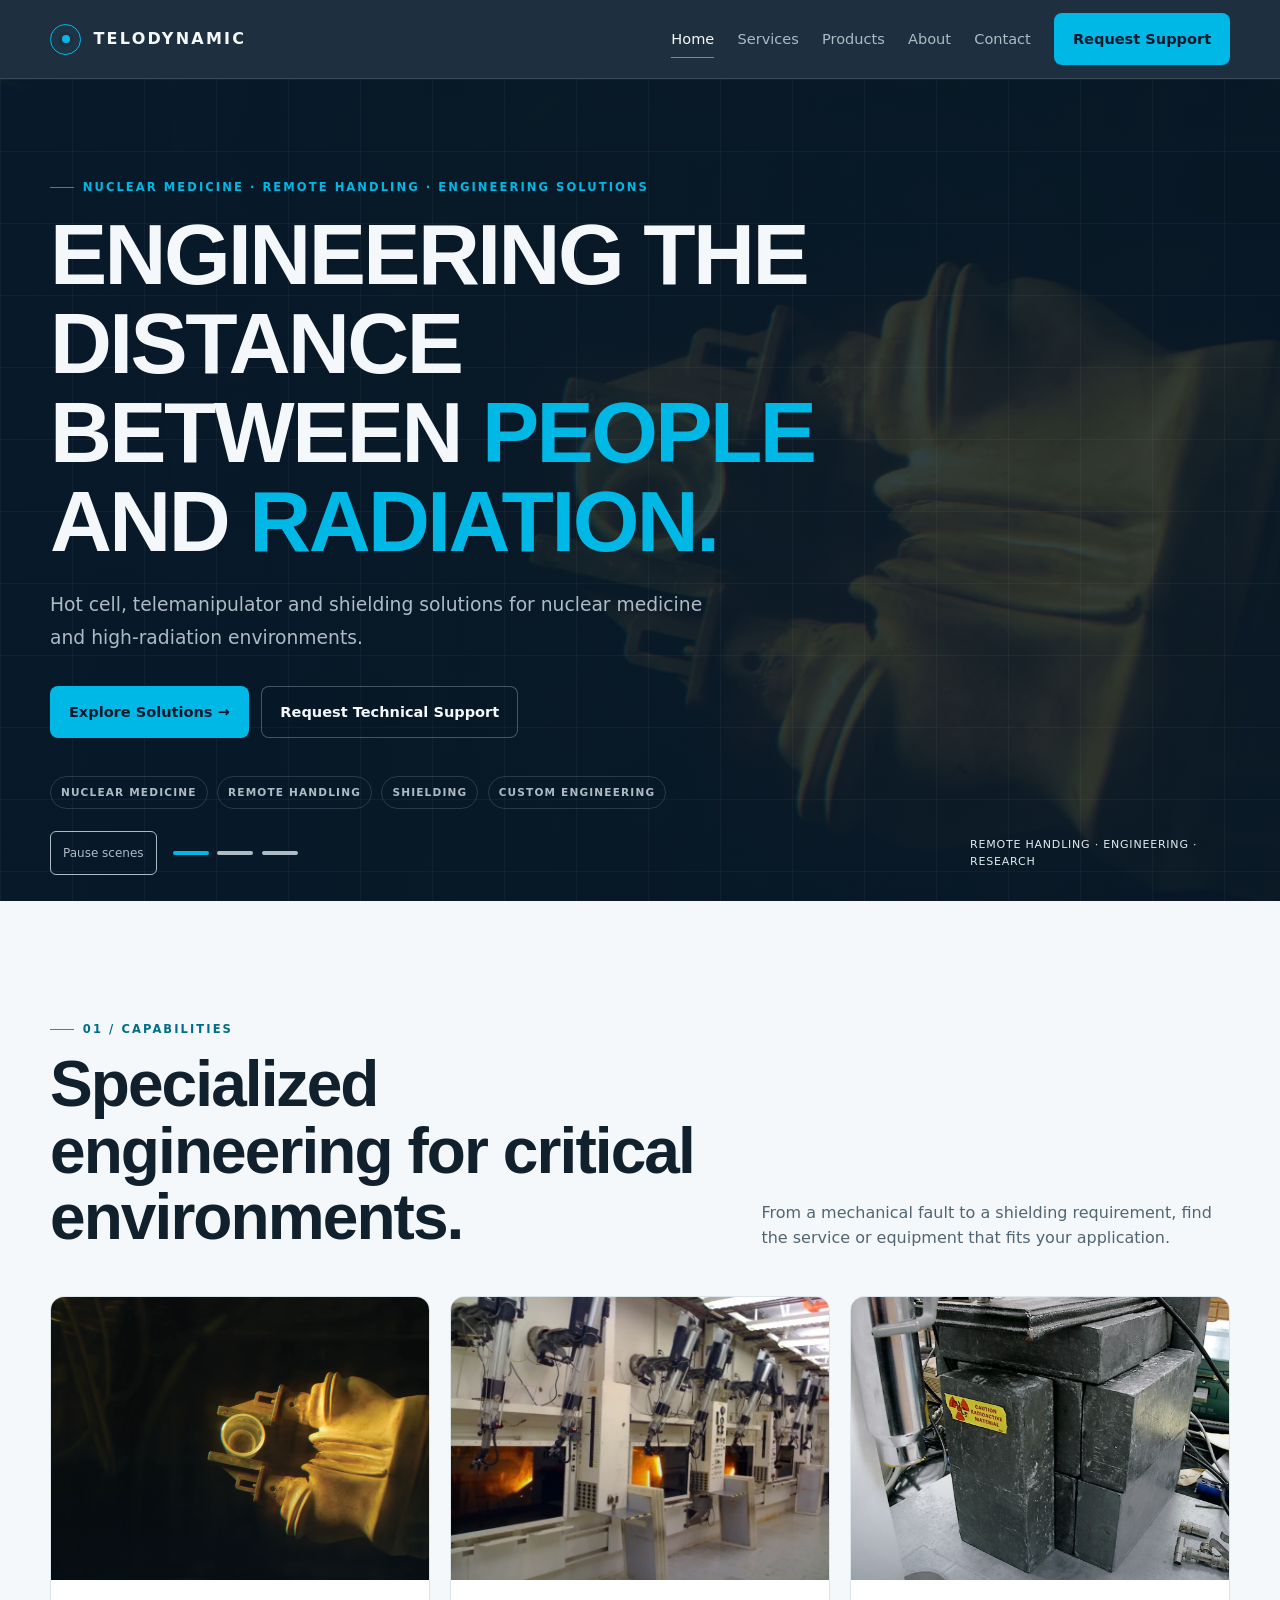
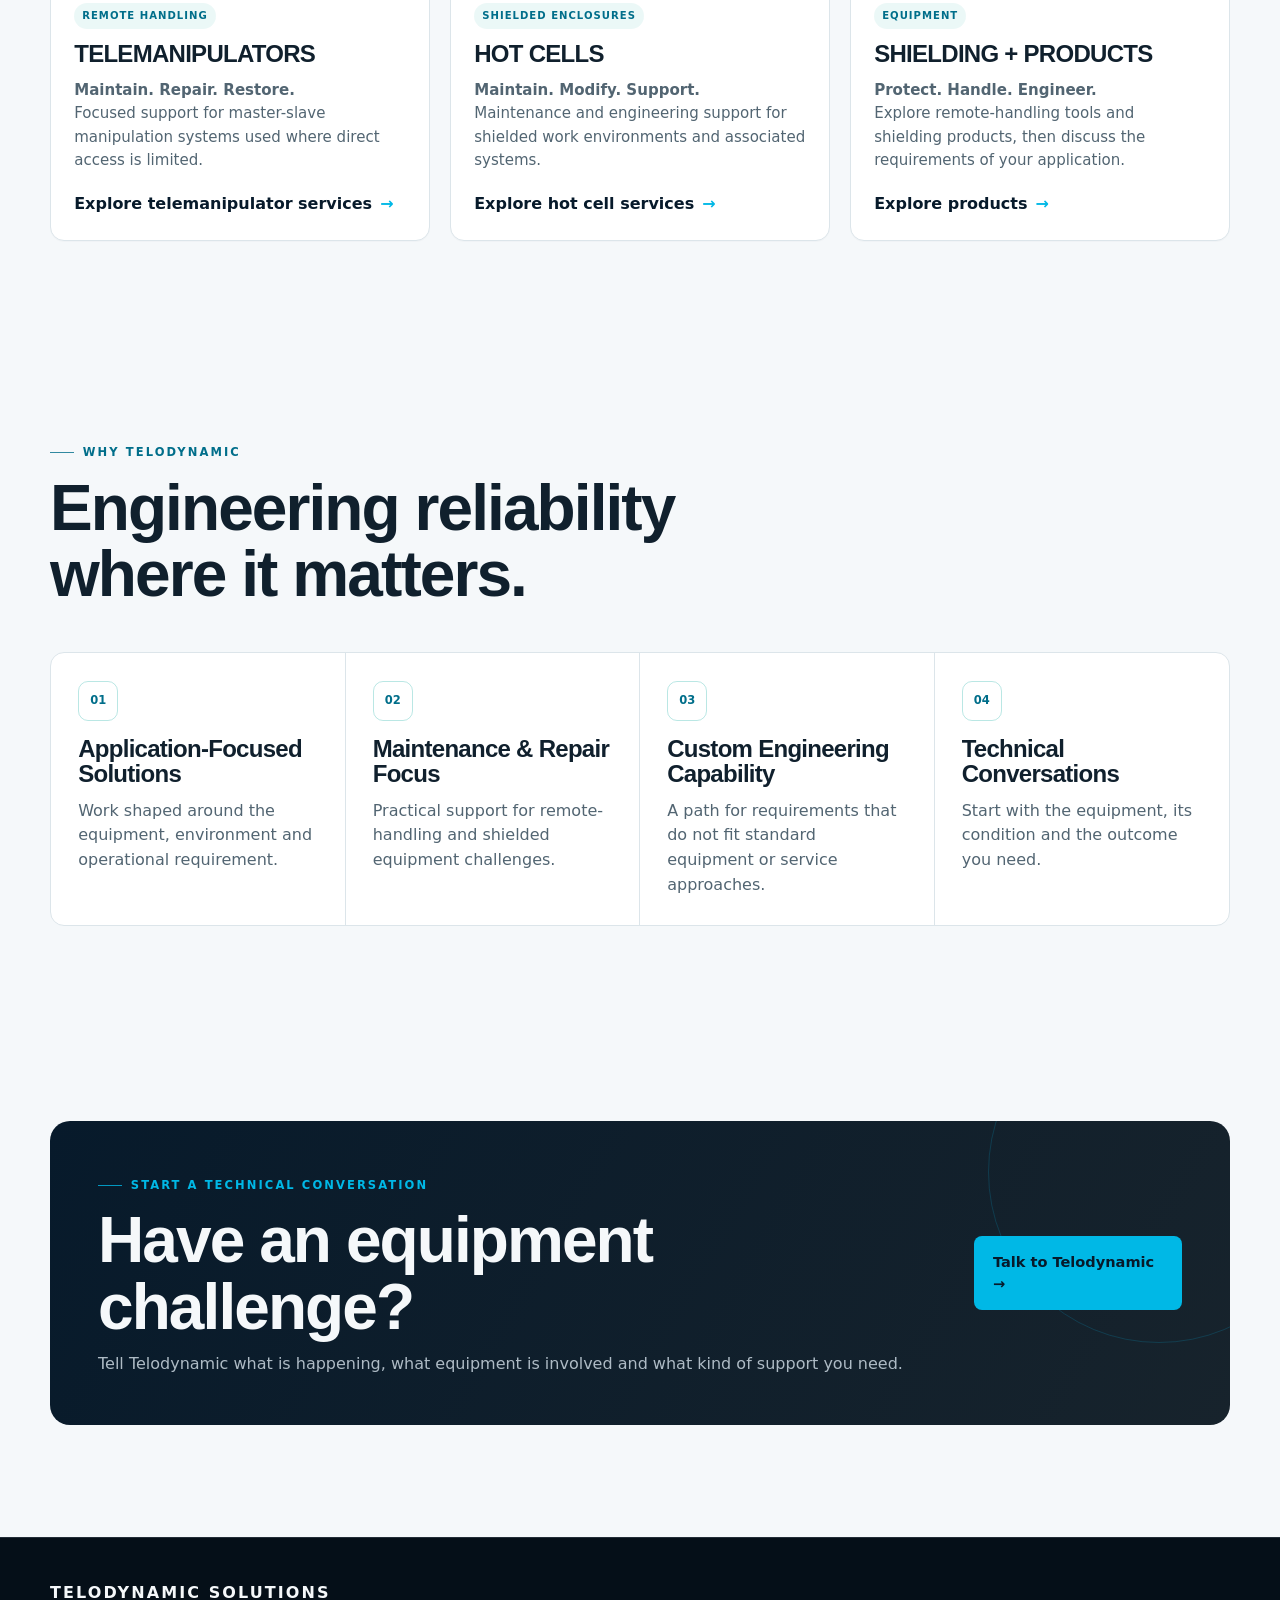
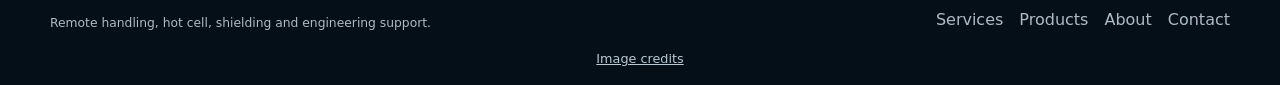
<file: index.html>
<!doctype html>
<html lang="en">
<head>
  <meta charset="utf-8"><meta name="viewport" content="width=device-width,initial-scale=1">
  <title>Telodynamic | Hot Cell, Telemanipulator & Shielding Engineering</title>
  <meta name="description" content="Telodynamic provides hot cell, telemanipulator, shielding, maintenance, repair and custom engineering support for nuclear medicine and high-radiation environments.">
  <link rel="canonical" href="https://telodynamic.com/">
  <meta property="og:title" content="Telodynamic | Engineering the Distance Between People and Radiation">
  <meta property="og:description" content="Hot cell, telemanipulator and shielding solutions for nuclear medicine and high-radiation environments.">
  <meta property="og:type" content="website"><meta property="og:url" content="https://telodynamic.com/">
  <meta name="theme-color" content="#071A2B">
  <link rel="icon" href="assets/img/favicon.svg" type="image/svg+xml"><link rel="stylesheet" href="assets/css/styles.css">
  <script type="application/ld+json">{"@context":"https://schema.org","@type":"Organization","name":"Telodynamic Solutions","url":"https://telodynamic.com/","email":"contact@telodynamic.com","telephone":"+1-587-778-4978"}</script>
<meta name="twitter:card" content="summary"><noscript><style>.reveal{opacity:1;transform:none}.service-panel,.service-panel[hidden]{display:grid;margin-top:2rem}.service-tabs,.filters,.challenge-options,.hero-controls{display:none}.nav-links{display:flex;position:static}.nav{height:auto;min-height:78px;flex-wrap:wrap;padding-block:16px}.nav-toggle{display:none}</style></noscript></head>
<body data-page="home">
<a class="skip-link" href="#main">Skip to content</a>
<header class="site-header"><div class="container nav">
  <a class="brand" href="./" aria-label="Telodynamic home"><span class="brand-mark" aria-hidden="true"></span><span>TELODYNAMIC</span></a>
  <button class="nav-toggle" aria-expanded="false" aria-controls="primary-nav" aria-label="Open navigation">☰</button>
  <nav id="primary-nav" class="nav-links" aria-label="Primary">
    <a data-nav="home" href="./">Home</a><a data-nav="services" href="services/">Services</a><a data-nav="products" href="products/">Products</a><a data-nav="about" href="about/">About</a><a data-nav="contact" href="contact/">Contact</a>
    <a class="btn btn-primary" href="contact/?type=maintenance">Request Support</a>
  </nav>
</div></header>
<main id="main">
<section class="hero" aria-label="Telodynamic engineering introduction">
  <div class="hero-media" aria-hidden="true">
    <div class="hero-slide active" style="background-image:url('assets/img/remote-handling.webp')"></div>
    <div class="hero-slide" style="background-image:url('assets/img/fabrication.webp')"></div>
    <div class="hero-slide" style="background-image:url('assets/img/research.webp')"></div>
  </div>
  <div class="hero-overlay"></div><div class="hero-grid"></div>
  <div class="container hero-inner">
    <span class="eyebrow">Nuclear Medicine · Remote Handling · Engineering Solutions</span>
    <h1>ENGINEERING THE DISTANCE<br>BETWEEN <span class="accent">PEOPLE</span><br>AND <span class="accent">RADIATION.</span></h1>
    <p class="hero-copy">Hot cell, telemanipulator and shielding solutions for nuclear medicine and high-radiation environments.</p>
    <div class="actions"><a class="btn btn-primary" href="services/">Explore Solutions →</a><a class="btn btn-ghost" href="contact/">Request Technical Support</a></div>
    <div class="hero-tags" role="group" aria-label="Core capabilities"><span>Nuclear Medicine</span><span>Remote Handling</span><span>Shielding</span><span>Custom Engineering</span></div>
  </div>
  <div class="hero-controls"><div class="container"><button class="hero-pause" type="button" aria-pressed="false">Pause scenes</button><div class="hero-dots" role="group" aria-label="Hero scenes">
    <button class="hero-dot active" aria-label="Show engineering scene 1" aria-pressed="true"></button><button class="hero-dot" aria-label="Show engineering scene 2" aria-pressed="false"></button><button class="hero-dot" aria-label="Show engineering scene 3" aria-pressed="false"></button>
  </div><a class="hero-note" href="image-credits/">Remote handling · engineering · research</a></div></div>
</section>

<section class="section"><div class="container">
  <div class="section-head reveal"><div class="copy"><span class="eyebrow">01 / Capabilities</span><h2>Specialized engineering for critical environments.</h2></div><p class="muted">From a mechanical fault to a shielding requirement, find the service or equipment that fits your application.</p></div>
  <div class="cards">
    <article class="card reveal"><div class="card-media"><img width="1000" height="750" decoding="async" loading="lazy" alt="Remote manipulator handling a glass container at Idaho National Laboratory" src="assets/img/remote-handling.webp"></div><div class="card-body"><span class="product-tag">Remote Handling</span><h3>TELEMANIPULATORS</h3><p><strong>Maintain. Repair. Restore.</strong><br>Focused support for master-slave manipulation systems used where direct access is limited.</p><a class="text-link" href="services/#telemanipulators">Explore telemanipulator services</a></div></article>
    <article class="card reveal"><div class="card-media"><img width="1000" height="750" decoding="async" loading="lazy" alt="Hot cell viewing windows and manipulators at Argonne National Laboratory" src="assets/img/hot-cell.webp"></div><div class="card-body"><span class="product-tag">Shielded Enclosures</span><h3>HOT CELLS</h3><p><strong>Maintain. Modify. Support.</strong><br>Maintenance and engineering support for shielded work environments and associated systems.</p><a class="text-link" href="services/#hotcells">Explore hot cell services</a></div></article>
    <article class="card reveal"><div class="card-media"><img width="1000" height="750" decoding="async" loading="lazy" alt="Lead bricks shielding a radioactive sample" src="assets/img/lead-shielding.webp"></div><div class="card-body"><span class="product-tag">Equipment</span><h3>SHIELDING + PRODUCTS</h3><p><strong>Protect. Handle. Engineer.</strong><br>Explore remote-handling tools and shielding products, then discuss the requirements of your application.</p><a class="text-link" href="products/">Explore products</a></div></article>
  </div>
</div></section>

<section class="section tight"><div class="container">
  <div class="section-head reveal"><div class="copy"><span class="eyebrow">Why Telodynamic</span><h2>Engineering reliability where it matters.</h2></div></div>
  <div class="trust-grid reveal">
    <div class="trust-item"><div class="trust-icon">01</div><h3>Application-Focused Solutions</h3><p class="muted">Work shaped around the equipment, environment and operational requirement.</p></div>
    <div class="trust-item"><div class="trust-icon">02</div><h3>Maintenance & Repair Focus</h3><p class="muted">Practical support for remote-handling and shielded equipment challenges.</p></div>
    <div class="trust-item"><div class="trust-icon">03</div><h3>Custom Engineering Capability</h3><p class="muted">A path for requirements that do not fit standard equipment or service approaches.</p></div>
    <div class="trust-item"><div class="trust-icon">04</div><h3>Technical Conversations</h3><p class="muted">Start with the equipment, its condition and the outcome you need.</p></div>
  </div>
</div></section>

<section class="section"><div class="container"><div class="cta-band reveal">
  <div><span class="eyebrow">Start a technical conversation</span><h2>Have an equipment challenge?</h2><p style="color:var(--steel)">Tell Telodynamic what is happening, what equipment is involved and what kind of support you need.</p></div>
  <a class="btn btn-primary" id="contact" href="contact/">Talk to Telodynamic →</a>
</div></div></section>
</main>
<footer class="footer"><div class="container footer-grid"><div><div class="footer-brand">TELODYNAMIC SOLUTIONS</div><p class="footer-small">Remote handling, hot cell, shielding and engineering support.</p></div><div class="footer-links"><a href="services/">Services</a><a href="products/">Products</a><a href="about/">About</a><a href="contact/">Contact</a></div></div><div class="image-credit-link"><a href="image-credits/">Image credits</a></div></footer>
<script src="assets/js/main.js"></script>
</body></html>
</file>
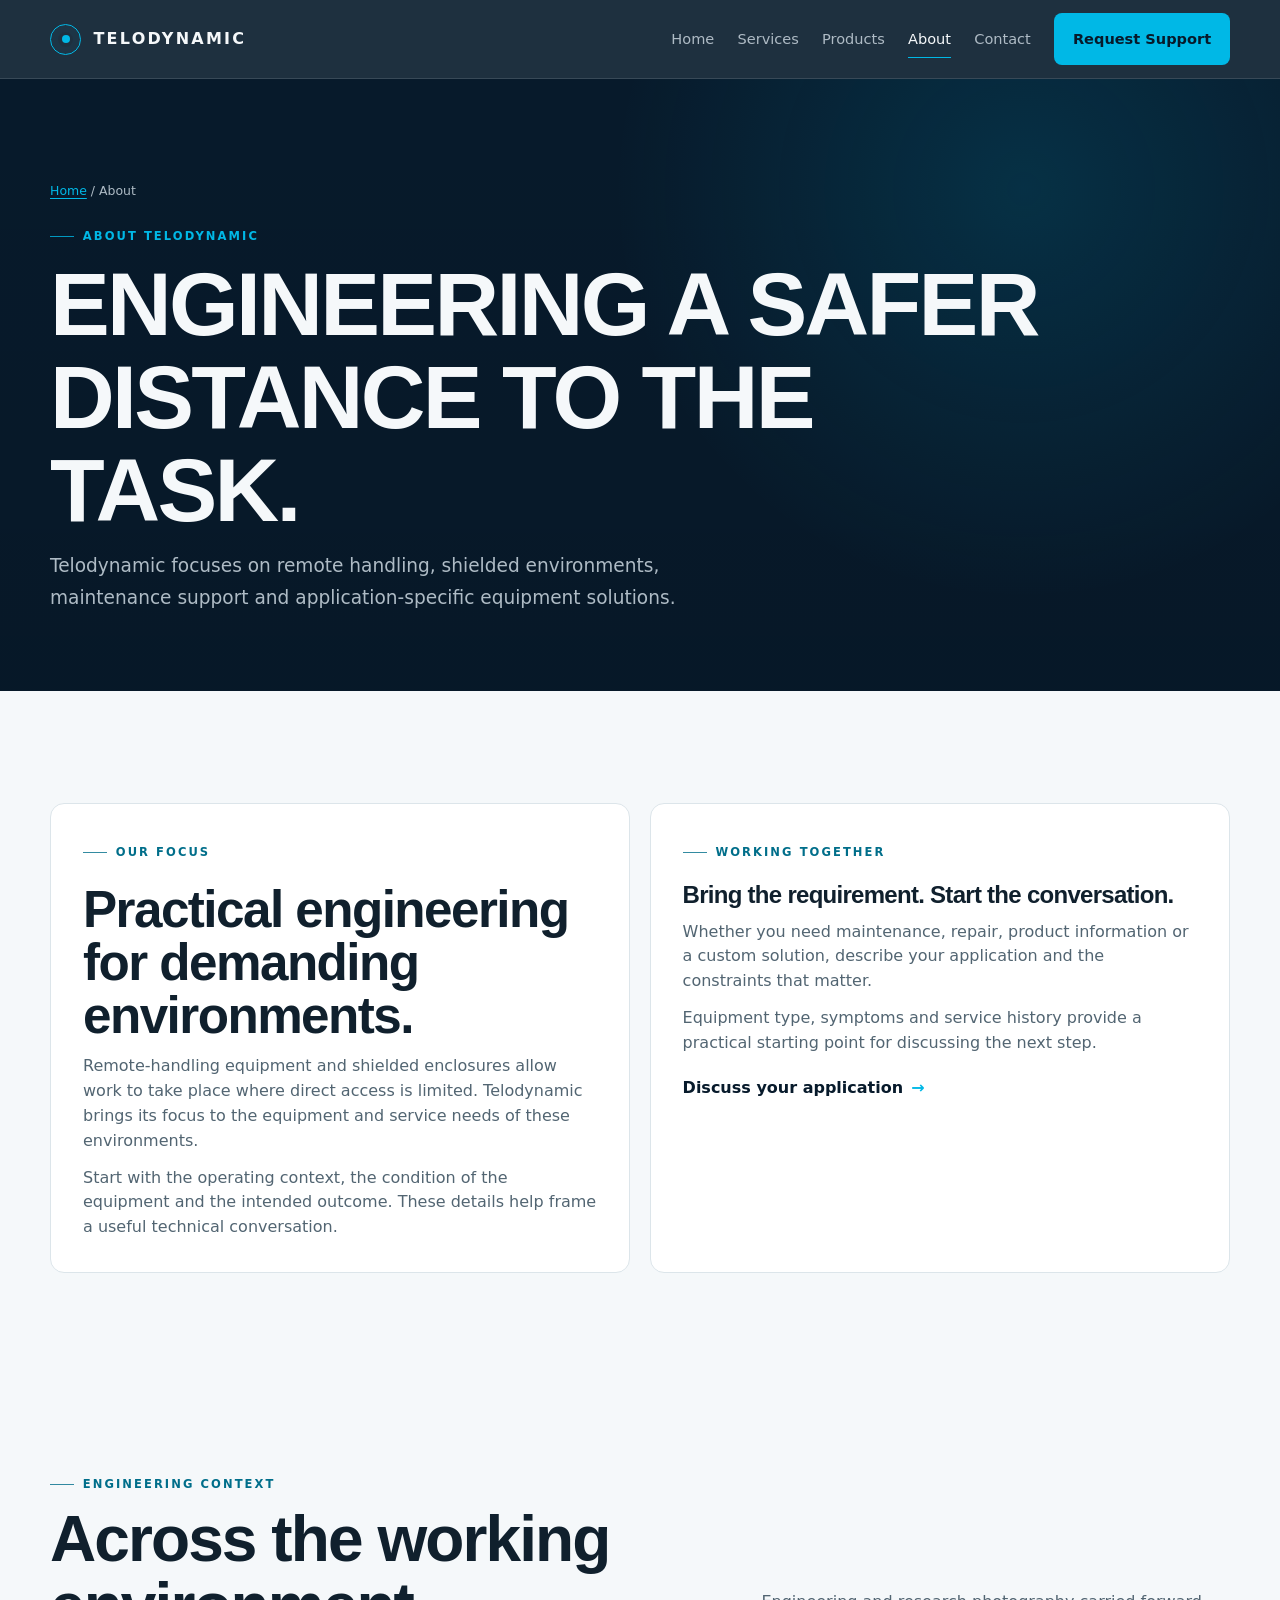
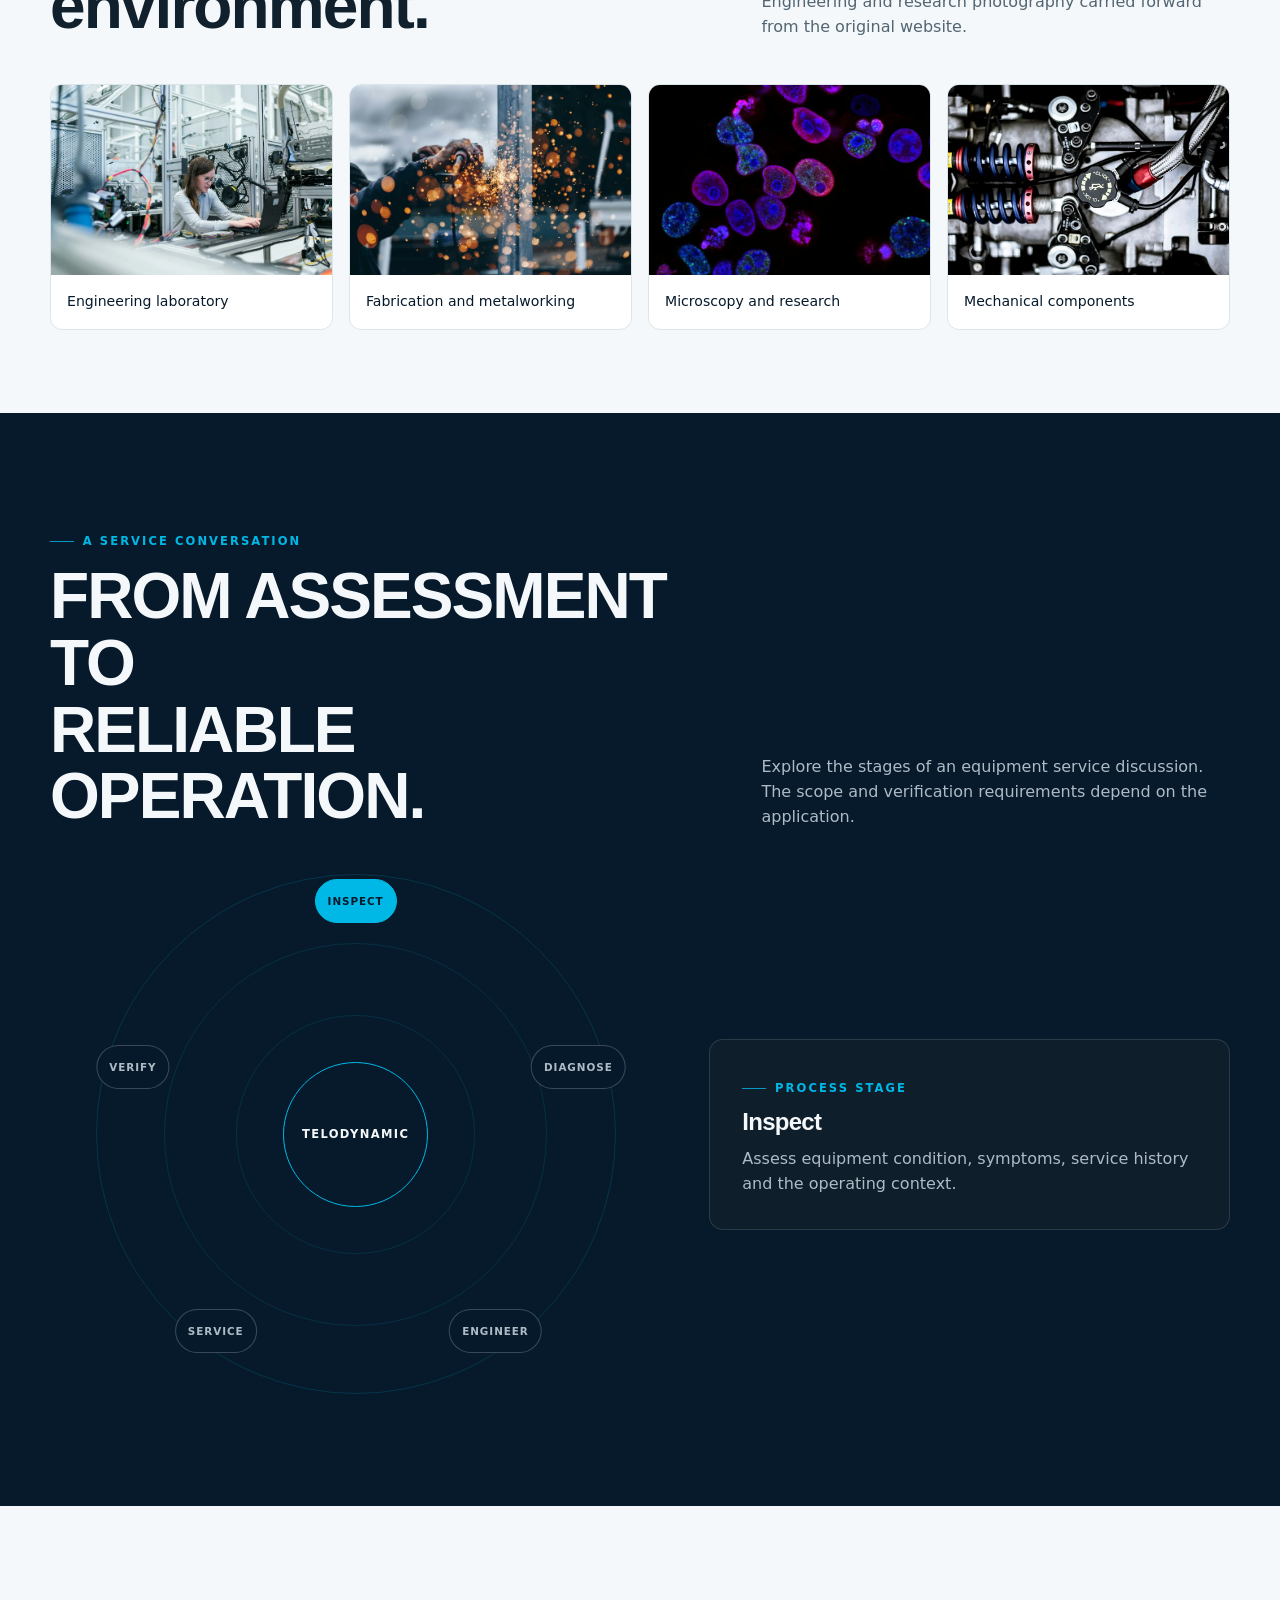
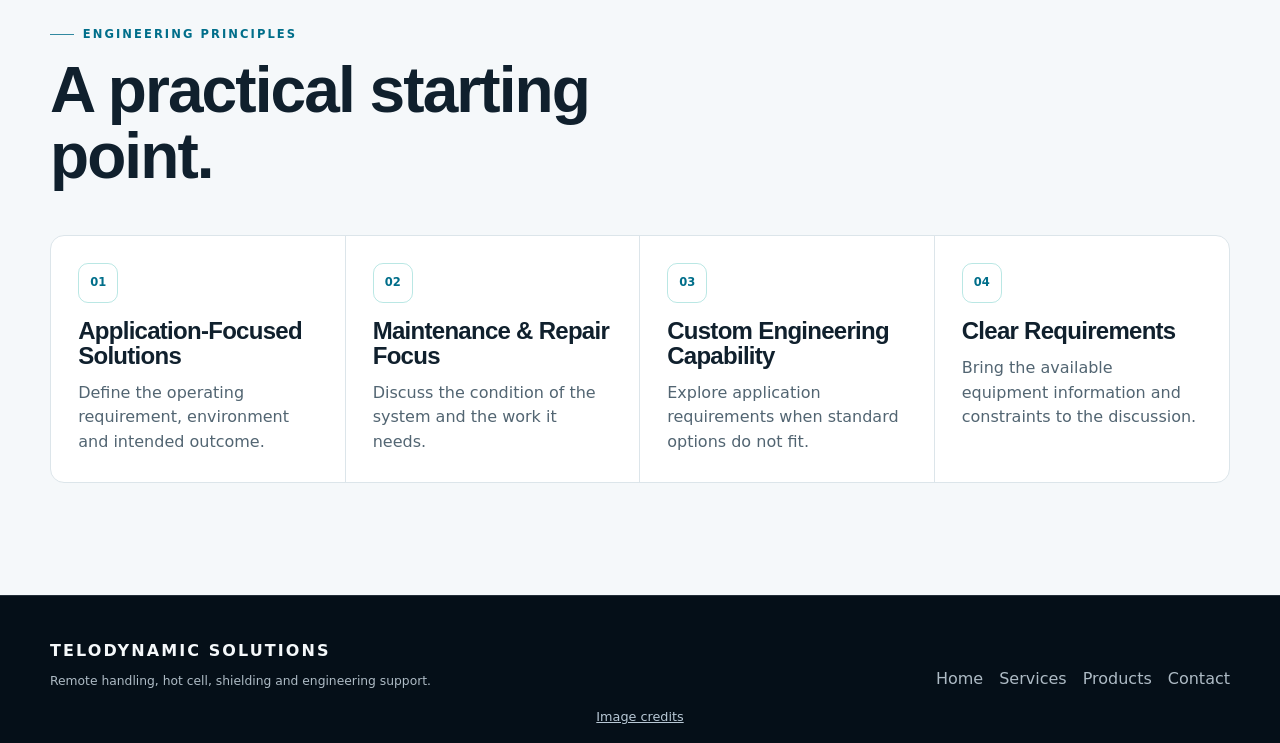
<file: about/index.html>
<!doctype html>
<html lang="en"><head>
<meta charset="utf-8"><meta name="viewport" content="width=device-width,initial-scale=1">
<title>About | Telodynamic Solutions</title>
<meta name="description" content="Learn about Telodynamic's engineering approach to remote handling, shielded environments, maintenance support and application-specific equipment solutions.">
<link rel="canonical" href="https://telodynamic.com/about/"><meta property="og:title" content="About | Telodynamic Solutions"><meta property="og:description" content="Engineering support for remote handling, shielded environments and equipment maintenance."><meta property="og:type" content="website"><meta property="og:url" content="https://telodynamic.com/about/"><meta name="theme-color" content="#071A2B">
<link rel="icon" href="../assets/img/favicon.svg" type="image/svg+xml"><link rel="stylesheet" href="../assets/css/styles.css">
<meta name="twitter:card" content="summary"><noscript><style>.reveal{opacity:1;transform:none}.service-panel,.service-panel[hidden]{display:grid;margin-top:2rem}.service-tabs,.filters,.challenge-options,.hero-controls{display:none}.nav-links{display:flex;position:static}.nav{height:auto;min-height:78px;flex-wrap:wrap;padding-block:16px}.nav-toggle{display:none}</style></noscript></head><body data-page="about">
<a class="skip-link" href="#main">Skip to content</a>
<header class="site-header"><div class="container nav"><a class="brand" href="../"><span class="brand-mark" aria-hidden="true"></span><span>TELODYNAMIC</span></a><button class="nav-toggle" aria-expanded="false" aria-controls="primary-nav" aria-label="Open navigation">☰</button><nav id="primary-nav" class="nav-links" aria-label="Primary"><a data-nav="home" href="../">Home</a><a data-nav="services" href="../services/">Services</a><a data-nav="products" href="../products/">Products</a><a data-nav="about" href="./">About</a><a data-nav="contact" href="../contact/">Contact</a><a class="btn btn-primary" href="../contact/">Request Support</a></nav></div></header>
<main id="main">
<section class="page-hero"><div class="container"><div class="breadcrumb"><a href="../">Home</a> / About</div><span class="eyebrow">About Telodynamic</span><h1>ENGINEERING A SAFER<br>DISTANCE TO THE TASK.</h1><p class="lead">Telodynamic focuses on remote handling, shielded environments, maintenance support and application-specific equipment solutions.</p></div></section>

<section class="section"><div class="container">
<div class="about-grid">
<div class="about-panel reveal"><span class="eyebrow">Our focus</span><h2 style="font-size:clamp(2rem,4vw,3.4rem);margin-top:.5rem">Practical engineering for demanding environments.</h2><p class="muted">Remote-handling equipment and shielded enclosures allow work to take place where direct access is limited. Telodynamic brings its focus to the equipment and service needs of these environments.</p><p class="muted">Start with the operating context, the condition of the equipment and the intended outcome. These details help frame a useful technical conversation.</p></div>
<div class="about-panel reveal"><span class="eyebrow">Working together</span><h3 style="margin-top:.5rem">Bring the requirement. Start the conversation.</h3><p class="muted">Whether you need maintenance, repair, product information or a custom solution, describe your application and the constraints that matter.</p><p class="muted">Equipment type, symptoms and service history provide a practical starting point for discussing the next step.</p><a class="text-link" href="../contact/">Discuss your application</a></div>
</div>
</div></section>

<section class="section tight"><div class="container"><div class="section-head"><div class="copy"><span class="eyebrow">Engineering context</span><h2>Across the working environment.</h2></div><p class="muted">Engineering and research photography carried forward from the original website.</p></div><div class="context-gallery"><figure><img src="../assets/img/engineering-lab.webp" loading="lazy" decoding="async" width="1000" height="750" alt="Engineering laboratory"><figcaption>Engineering laboratory</figcaption></figure><figure><img src="../assets/img/fabrication.webp" loading="lazy" decoding="async" width="1000" height="750" alt="Fabrication and metalworking"><figcaption>Fabrication and metalworking</figcaption></figure><figure><img src="../assets/img/research.webp" loading="lazy" decoding="async" width="1000" height="750" alt="Microscopy and research"><figcaption>Microscopy and research</figcaption></figure><figure><img src="../assets/img/instrumentation.webp" loading="lazy" decoding="async" width="1000" height="750" alt="Mechanical components"><figcaption>Mechanical components</figcaption></figure></div></div></section>
<section class="section dark"><div class="container">
<div class="section-head reveal"><div class="copy"><span class="eyebrow">A service conversation</span><h2>FROM ASSESSMENT TO<br>RELIABLE OPERATION.</h2></div><p style="color:var(--steel)">Explore the stages of an equipment service discussion. The scope and verification requirements depend on the application.</p></div>
<div class="process-layout reveal">
<div class="radial" role="group" aria-label="Telodynamic engineering process">
<div class="radial-center">TELODYNAMIC</div>
<button class="stage active" data-stage="inspect" aria-pressed="true">INSPECT</button><button class="stage" data-stage="diagnose" aria-pressed="false">DIAGNOSE</button><button class="stage" data-stage="engineer" aria-pressed="false">ENGINEER</button><button class="stage" data-stage="service" aria-pressed="false">SERVICE</button><button class="stage" data-stage="verify" aria-pressed="false">VERIFY</button>
</div>
<div class="process-copy" id="process-detail" aria-live="polite"><span class="eyebrow">Process stage</span><h3>Inspect</h3><p>Assess equipment condition, symptoms, service history and the operating context.</p></div>
</div>
</div></section>

<section class="section"><div class="container">
<div class="section-head reveal"><div class="copy"><span class="eyebrow">Engineering Principles</span><h2>A practical starting point.</h2></div></div>
<div class="trust-grid reveal">
<div class="trust-item"><div class="trust-icon">01</div><h3>Application-Focused Solutions</h3><p class="muted">Define the operating requirement, environment and intended outcome.</p></div>
<div class="trust-item"><div class="trust-icon">02</div><h3>Maintenance & Repair Focus</h3><p class="muted">Discuss the condition of the system and the work it needs.</p></div>
<div class="trust-item"><div class="trust-icon">03</div><h3>Custom Engineering Capability</h3><p class="muted">Explore application requirements when standard options do not fit.</p></div>
<div class="trust-item"><div class="trust-icon">04</div><h3>Clear Requirements</h3><p class="muted">Bring the available equipment information and constraints to the discussion.</p></div>
</div>
</div></section>
</main>
<footer class="footer"><div class="container footer-grid"><div><div class="footer-brand">TELODYNAMIC SOLUTIONS</div><p class="footer-small">Remote handling, hot cell, shielding and engineering support.</p></div><div class="footer-links"><a href="../">Home</a><a href="../services/">Services</a><a href="../products/">Products</a><a href="../contact/">Contact</a></div></div><div class="image-credit-link"><a href="../image-credits/">Image credits</a></div></footer><script src="../assets/js/main.js"></script></body></html>
</file>
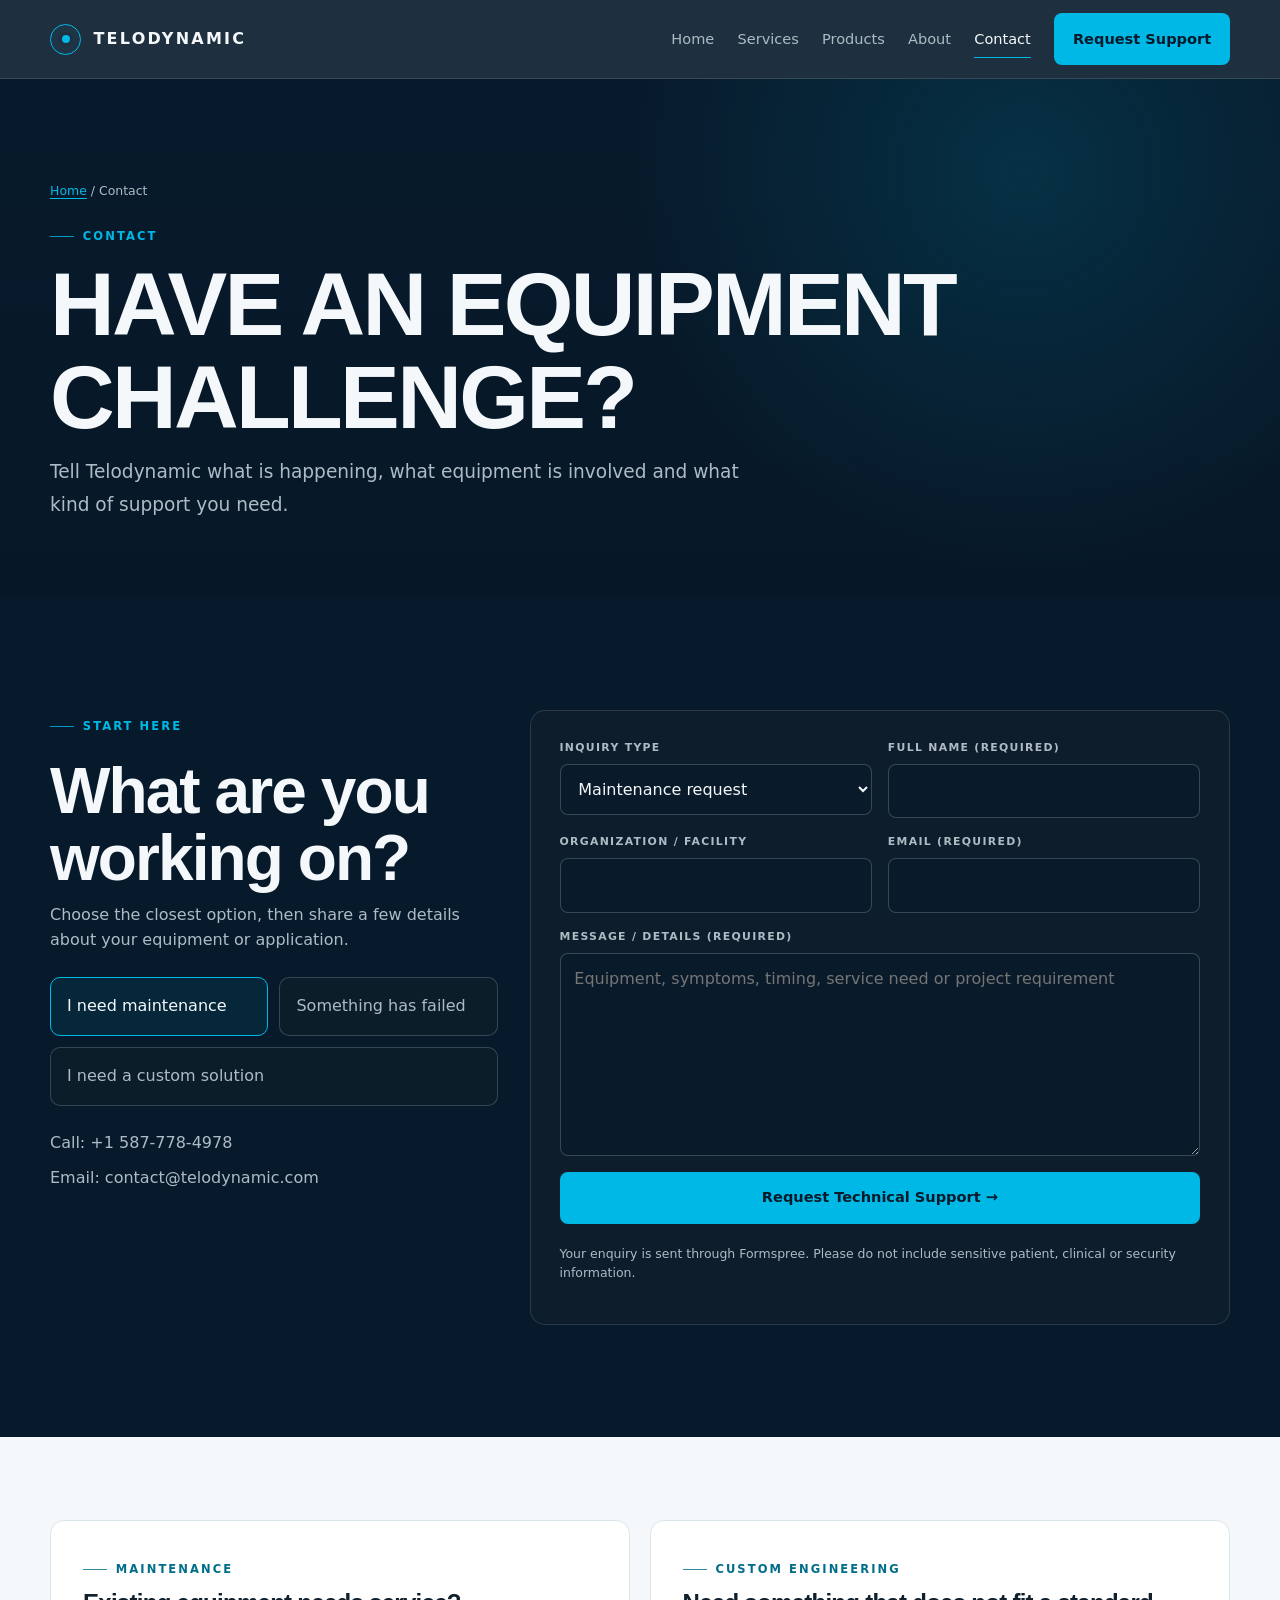
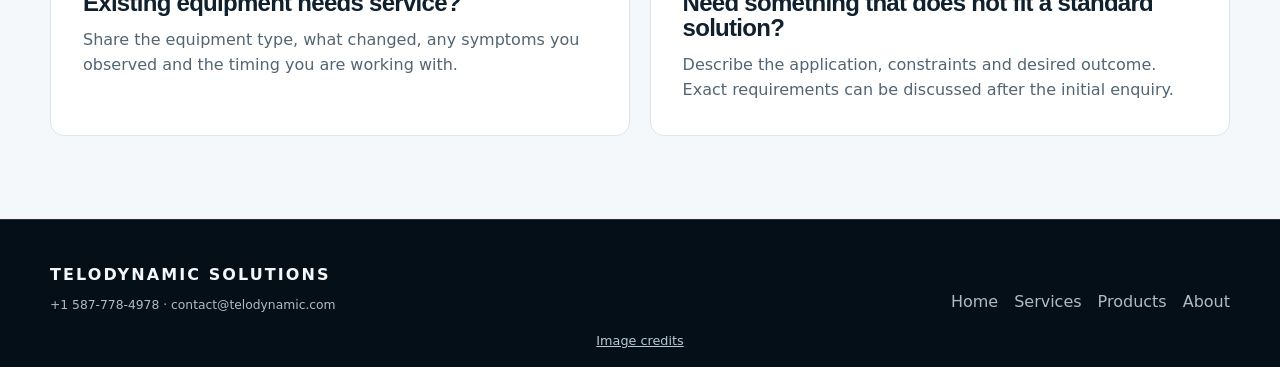
<file: contact/index.html>
<!doctype html>
<html lang="en"><head>
<meta charset="utf-8"><meta name="viewport" content="width=device-width,initial-scale=1">
<title>Contact | Telodynamic Solutions</title>
<meta name="description" content="Contact Telodynamic for maintenance, equipment failure support, product information or a custom engineering discussion.">
<link rel="canonical" href="https://telodynamic.com/contact/"><meta property="og:title" content="Contact | Telodynamic Solutions"><meta property="og:description" content="Start a technical conversation with Telodynamic about maintenance, failure support, products or custom engineering."><meta property="og:type" content="website"><meta property="og:url" content="https://telodynamic.com/contact/"><meta name="theme-color" content="#071A2B">
<link rel="icon" href="../assets/img/favicon.svg" type="image/svg+xml"><link rel="stylesheet" href="../assets/css/styles.css">
<meta name="twitter:card" content="summary"><noscript><style>.reveal{opacity:1;transform:none}.service-panel,.service-panel[hidden]{display:grid;margin-top:2rem}.service-tabs,.filters,.challenge-options,.hero-controls{display:none}.nav-links{display:flex;position:static}.nav{height:auto;min-height:78px;flex-wrap:wrap;padding-block:16px}.nav-toggle{display:none}</style></noscript></head><body data-page="contact">
<a class="skip-link" href="#main">Skip to content</a>
<header class="site-header"><div class="container nav"><a class="brand" href="../"><span class="brand-mark" aria-hidden="true"></span><span>TELODYNAMIC</span></a><button class="nav-toggle" aria-expanded="false" aria-controls="primary-nav" aria-label="Open navigation">☰</button><nav id="primary-nav" class="nav-links" aria-label="Primary"><a data-nav="home" href="../">Home</a><a data-nav="services" href="../services/">Services</a><a data-nav="products" href="../products/">Products</a><a data-nav="about" href="../about/">About</a><a data-nav="contact" href="./">Contact</a><a class="btn btn-primary" href="#request">Request Support</a></nav></div></header>
<main id="main">
<section class="page-hero"><div class="container"><div class="breadcrumb"><a href="../">Home</a> / Contact</div><span class="eyebrow">Contact</span><h1>HAVE AN EQUIPMENT<br>CHALLENGE?</h1><p class="lead">Tell Telodynamic what is happening, what equipment is involved and what kind of support you need.</p></div></section>
<section class="section dark" id="request"><div class="container contact-grid">
<div class="reveal"><span class="eyebrow">Start here</span><h2 style="font-size:clamp(2.2rem,5vw,4rem);margin-top:.6rem">What are you working on?</h2><p style="color:var(--steel)">Choose the closest option, then share a few details about your equipment or application.</p>
<div class="challenge-options" style="margin-top:1.5rem"><button class="challenge active" data-challenge="Maintenance" aria-pressed="true">I need maintenance</button><button class="challenge" data-challenge="Failure" aria-pressed="false">Something has failed</button><button class="challenge" data-challenge="Custom" aria-pressed="false">I need a custom solution</button></div>
<div class="contact-meta"><a href="tel:+15877784978">Call: +1 587-778-4978</a><a href="mailto:contact@telodynamic.com">Email: contact@telodynamic.com</a></div>
</div>
<div class="form reveal">
<form action="https://formspree.io/f/xzddeqqj" method="POST">
<input type="hidden" name="_subject" value="Telodynamic website enquiry">
<div class="form-grid">
<div class="field"><label for="inquiryType">Inquiry type</label><select id="inquiryType" name="type"><option value="Maintenance">Maintenance request</option><option value="Failure">Equipment failure</option><option value="Product">Product information</option><option value="Custom">Custom engineering solution</option></select></div>
<div class="field"><label for="name">Full name (required)</label><input id="name" name="name" autocomplete="name" required></div>
<div class="field"><label for="facility">Organization / facility</label><input id="facility" name="facility" autocomplete="organization"></div>
<div class="field"><label for="email">Email (required)</label><input id="email" type="email" name="_replyto" autocomplete="email" required></div>
<div class="field full"><label for="message">Message / details (required)</label><textarea id="message" name="message" rows="7" placeholder="Equipment, symptoms, timing, service need or project requirement" required></textarea></div>
<div class="field full"><button class="btn btn-primary" type="submit">Request Technical Support →</button><p class="form-note">Your enquiry is sent through Formspree. Please do not include sensitive patient, clinical or security information.</p></div>
</div>
<p id="form-status" class="form-note" role="status" tabindex="-1"></p></form>
</div>
</div></section>
<section class="section tight"><div class="container"><div class="about-grid">
<div class="about-panel reveal"><span class="eyebrow">Maintenance</span><h3>Existing equipment needs service?</h3><p class="muted">Share the equipment type, what changed, any symptoms you observed and the timing you are working with.</p></div>
<div class="about-panel reveal"><span class="eyebrow">Custom engineering</span><h3>Need something that does not fit a standard solution?</h3><p class="muted">Describe the application, constraints and desired outcome. Exact requirements can be discussed after the initial enquiry.</p></div>
</div></div></section>
</main>
<footer class="footer"><div class="container footer-grid"><div><div class="footer-brand">TELODYNAMIC SOLUTIONS</div><p class="footer-small">+1 587-778-4978 · contact@telodynamic.com</p></div><div class="footer-links"><a href="../">Home</a><a href="../services/">Services</a><a href="../products/">Products</a><a href="../about/">About</a></div></div><div class="image-credit-link"><a href="../image-credits/">Image credits</a></div></footer><script src="../assets/js/main.js"></script></body></html>
</file>
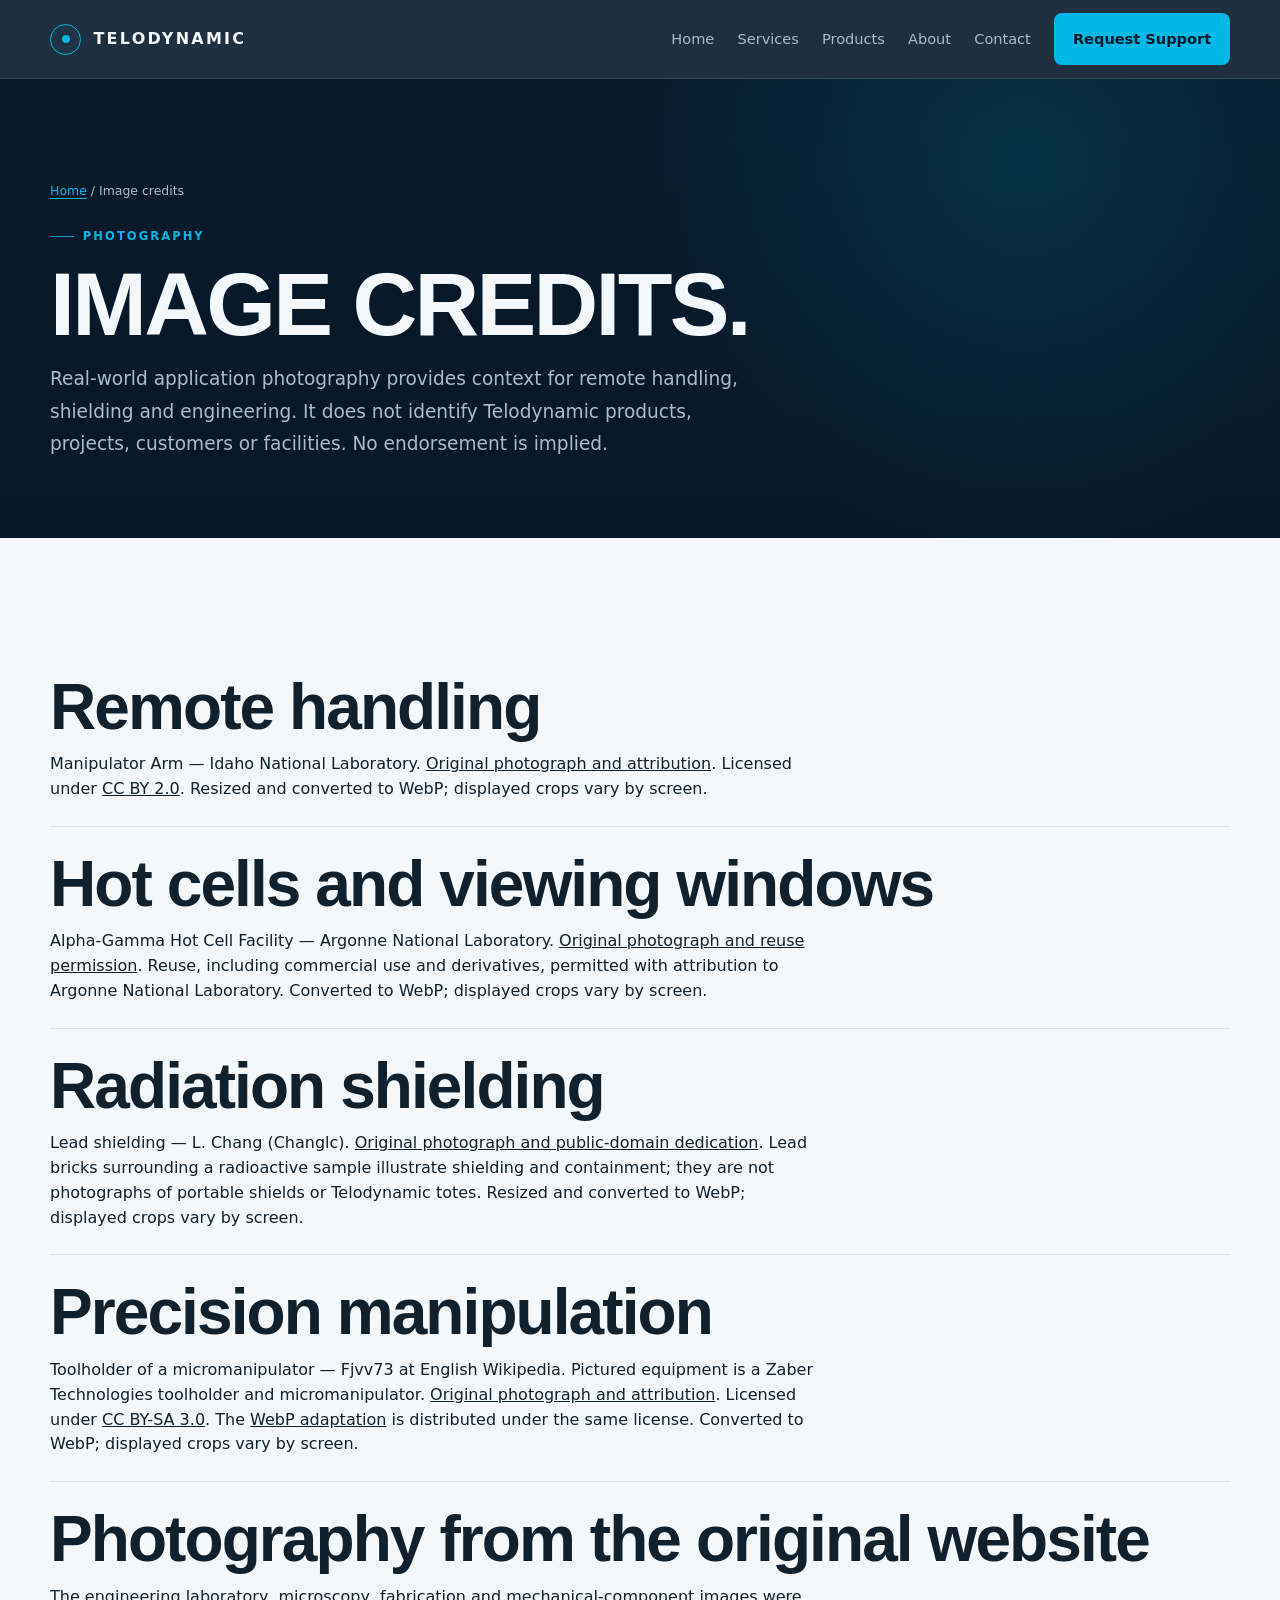
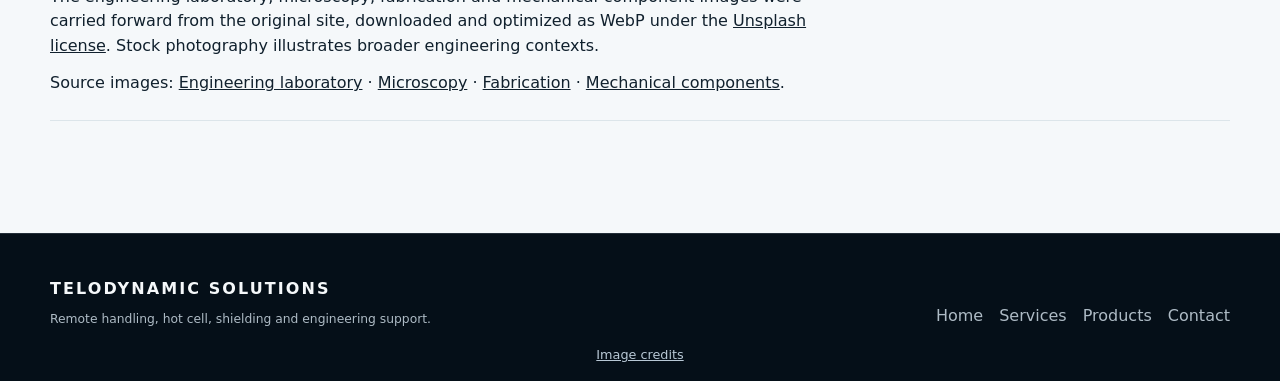
<file: image-credits/index.html>
<!doctype html>
<html lang="en"><head>
<meta charset="utf-8"><meta name="viewport" content="width=device-width,initial-scale=1">
<title>Image Credits | Telodynamic Solutions</title>
<meta name="description" content="Photography sources, licenses and attribution for Telodynamic industry application imagery.">
<link rel="canonical" href="https://telodynamic.com/image-credits/"><meta property="og:title" content="Image Credits | Telodynamic Solutions"><meta property="og:description" content="Engineering support for remote handling, shielded environments and equipment maintenance."><meta property="og:type" content="website"><meta property="og:url" content="https://telodynamic.com/image-credits/"><meta name="theme-color" content="#071A2B">
<link rel="icon" href="../assets/img/favicon.svg" type="image/svg+xml"><link rel="stylesheet" href="../assets/css/styles.css">
<meta name="twitter:card" content="summary"><noscript><style>.reveal{opacity:1;transform:none}.service-panel,.service-panel[hidden]{display:grid;margin-top:2rem}.service-tabs,.filters,.challenge-options,.hero-controls{display:none}.nav-links{display:flex;position:static}.nav{height:auto;min-height:78px;flex-wrap:wrap;padding-block:16px}.nav-toggle{display:none}</style></noscript></head><body data-page="credits">
<a class="skip-link" href="#main">Skip to content</a>
<header class="site-header"><div class="container nav"><a class="brand" href="../"><span class="brand-mark" aria-hidden="true"></span><span>TELODYNAMIC</span></a><button class="nav-toggle" aria-expanded="false" aria-controls="primary-nav" aria-label="Open navigation">☰</button><nav id="primary-nav" class="nav-links" aria-label="Primary"><a data-nav="home" href="../">Home</a><a data-nav="services" href="../services/">Services</a><a data-nav="products" href="../products/">Products</a><a data-nav="about" href="./">About</a><a data-nav="contact" href="../contact/">Contact</a><a class="btn btn-primary" href="../contact/">Request Support</a></nav></div></header>
<main id="main"><section class="page-hero"><div class="container"><div class="breadcrumb"><a href="../">Home</a> / Image credits</div><span class="eyebrow">Photography</span><h1>IMAGE CREDITS.</h1><p class="lead">Real-world application photography provides context for remote handling, shielding and engineering. It does not identify Telodynamic products, projects, customers or facilities. No endorsement is implied.</p></div></section><section class="section"><div class="container credits-list">
<article><h2>Remote handling</h2><p>Manipulator Arm — Idaho National Laboratory. <a href="https://commons.wikimedia.org/wiki/File:Manipulator_Arm.jpg">Original photograph and attribution</a>. Licensed under <a href="https://creativecommons.org/licenses/by/2.0/">CC BY 2.0</a>. Resized and converted to WebP; displayed crops vary by screen.</p></article>
<article><h2>Hot cells and viewing windows</h2><p>Alpha-Gamma Hot Cell Facility — Argonne National Laboratory. <a href="https://commons.wikimedia.org/wiki/File:Alpha-Gamma_Hot_Cell_Facility_001.jpg">Original photograph and reuse permission</a>. Reuse, including commercial use and derivatives, permitted with attribution to Argonne National Laboratory. Converted to WebP; displayed crops vary by screen.</p></article>
<article><h2>Radiation shielding</h2><p>Lead shielding — L. Chang (Changlc). <a href="https://commons.wikimedia.org/wiki/File:Lead_shielding.jpg">Original photograph and public-domain dedication</a>. Lead bricks surrounding a radioactive sample illustrate shielding and containment; they are not photographs of portable shields or Telodynamic totes. Resized and converted to WebP; displayed crops vary by screen.</p></article>
<article><h2>Precision manipulation</h2><p>Toolholder of a micromanipulator — Fjvv73 at English Wikipedia. Pictured equipment is a Zaber Technologies toolholder and micromanipulator. <a href="https://commons.wikimedia.org/wiki/File:Toolholder_of_a_micromanipulator.jpg">Original photograph and attribution</a>. Licensed under <a href="https://creativecommons.org/licenses/by-sa/3.0/">CC BY-SA 3.0</a>. The <a href="../assets/img/micromanipulator.webp">WebP adaptation</a> is distributed under the same license. Converted to WebP; displayed crops vary by screen.</p></article>
<article><h2>Photography from the original website</h2><p>The engineering laboratory, microscopy, fabrication and mechanical-component images were carried forward from the original site, downloaded and optimized as WebP under the <a href="https://unsplash.com/license">Unsplash license</a>. Stock photography illustrates broader engineering contexts.</p><p>Source images: <a href="https://images.unsplash.com/photo-1581091226825-a6a2a5aee158">Engineering laboratory</a> · <a href="https://images.unsplash.com/photo-1576086213369-97a306d36557">Microscopy</a> · <a href="https://images.unsplash.com/photo-1504917595217-d4dc5ebe6122">Fabrication</a> · <a href="https://images.unsplash.com/photo-1537462715879-360eeb61a0ad">Mechanical components</a>.</p></article>
</div></section></main>
<footer class="footer"><div class="container footer-grid"><div><div class="footer-brand">TELODYNAMIC SOLUTIONS</div><p class="footer-small">Remote handling, hot cell, shielding and engineering support.</p></div><div class="footer-links"><a href="../">Home</a><a href="../services/">Services</a><a href="../products/">Products</a><a href="../contact/">Contact</a></div></div><div class="image-credit-link"><a href="../image-credits/">Image credits</a></div></footer><script src="../assets/js/main.js"></script></body></html>
</file>
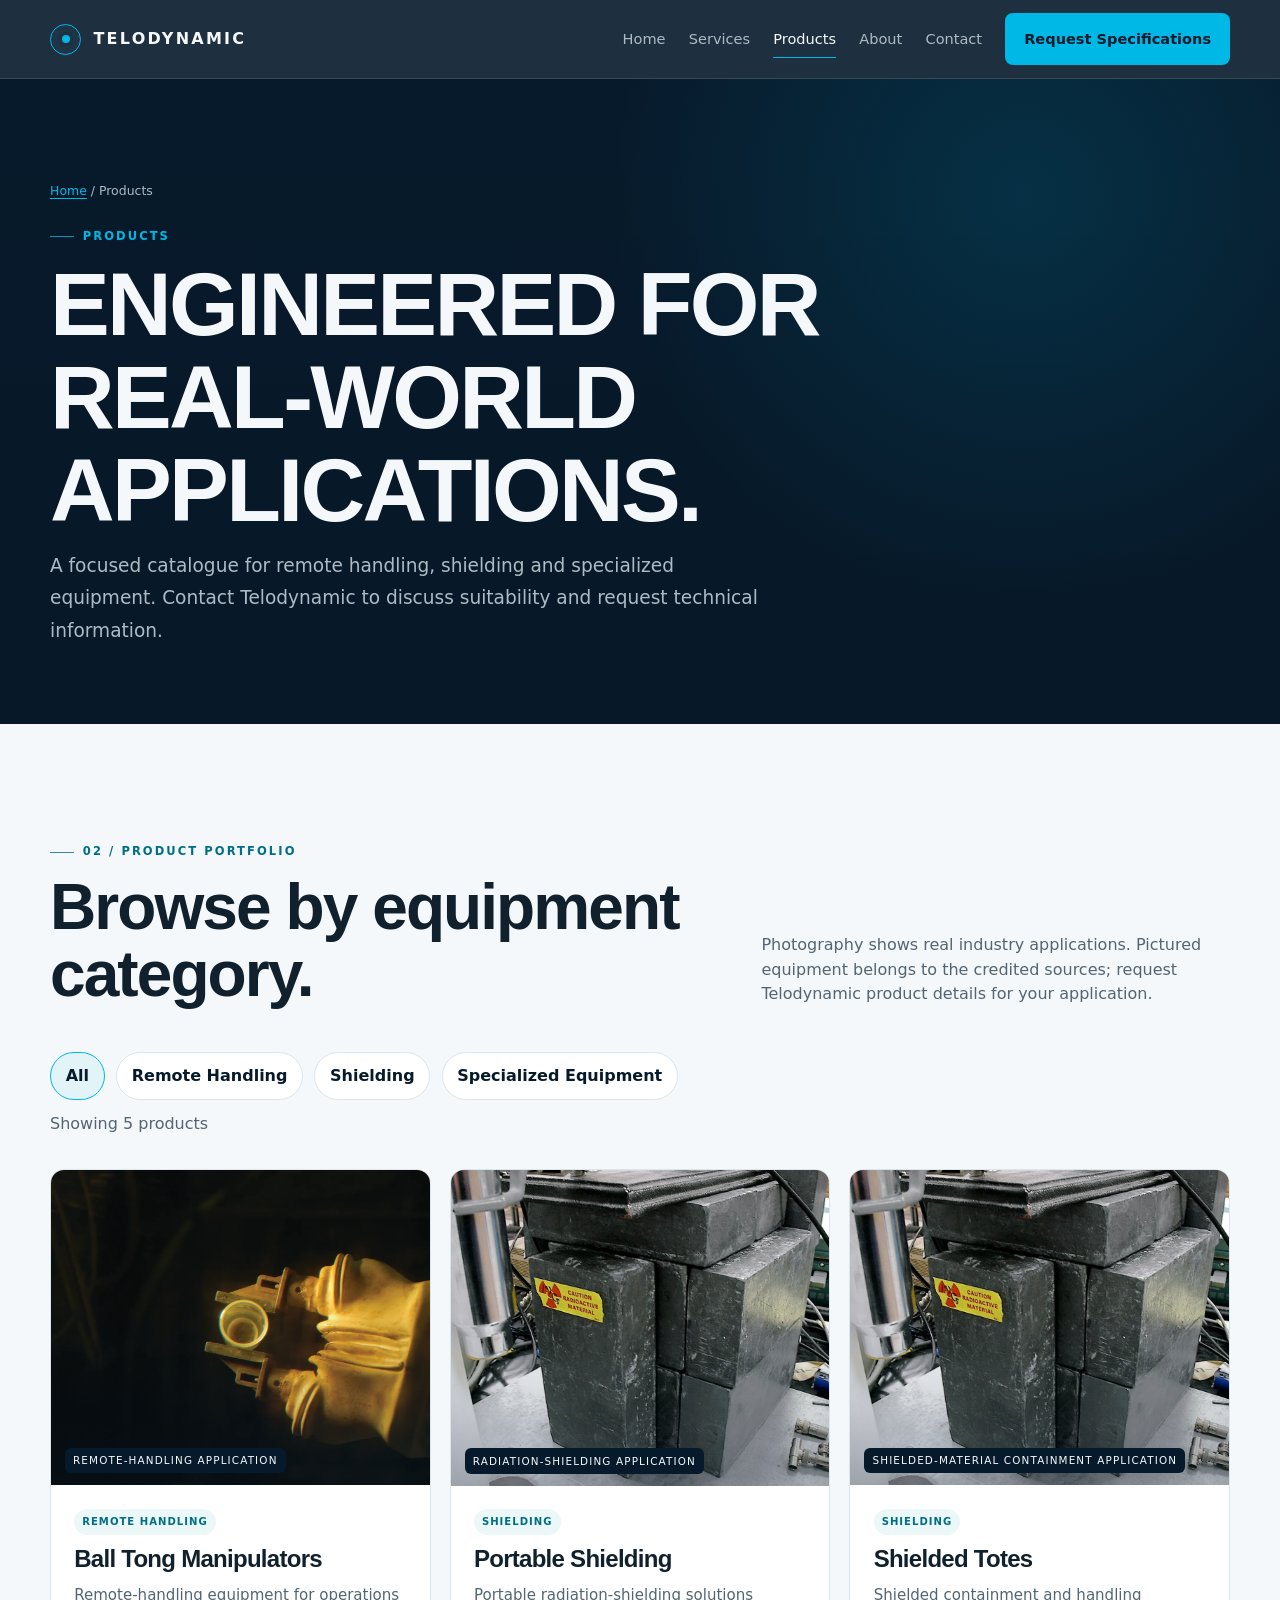
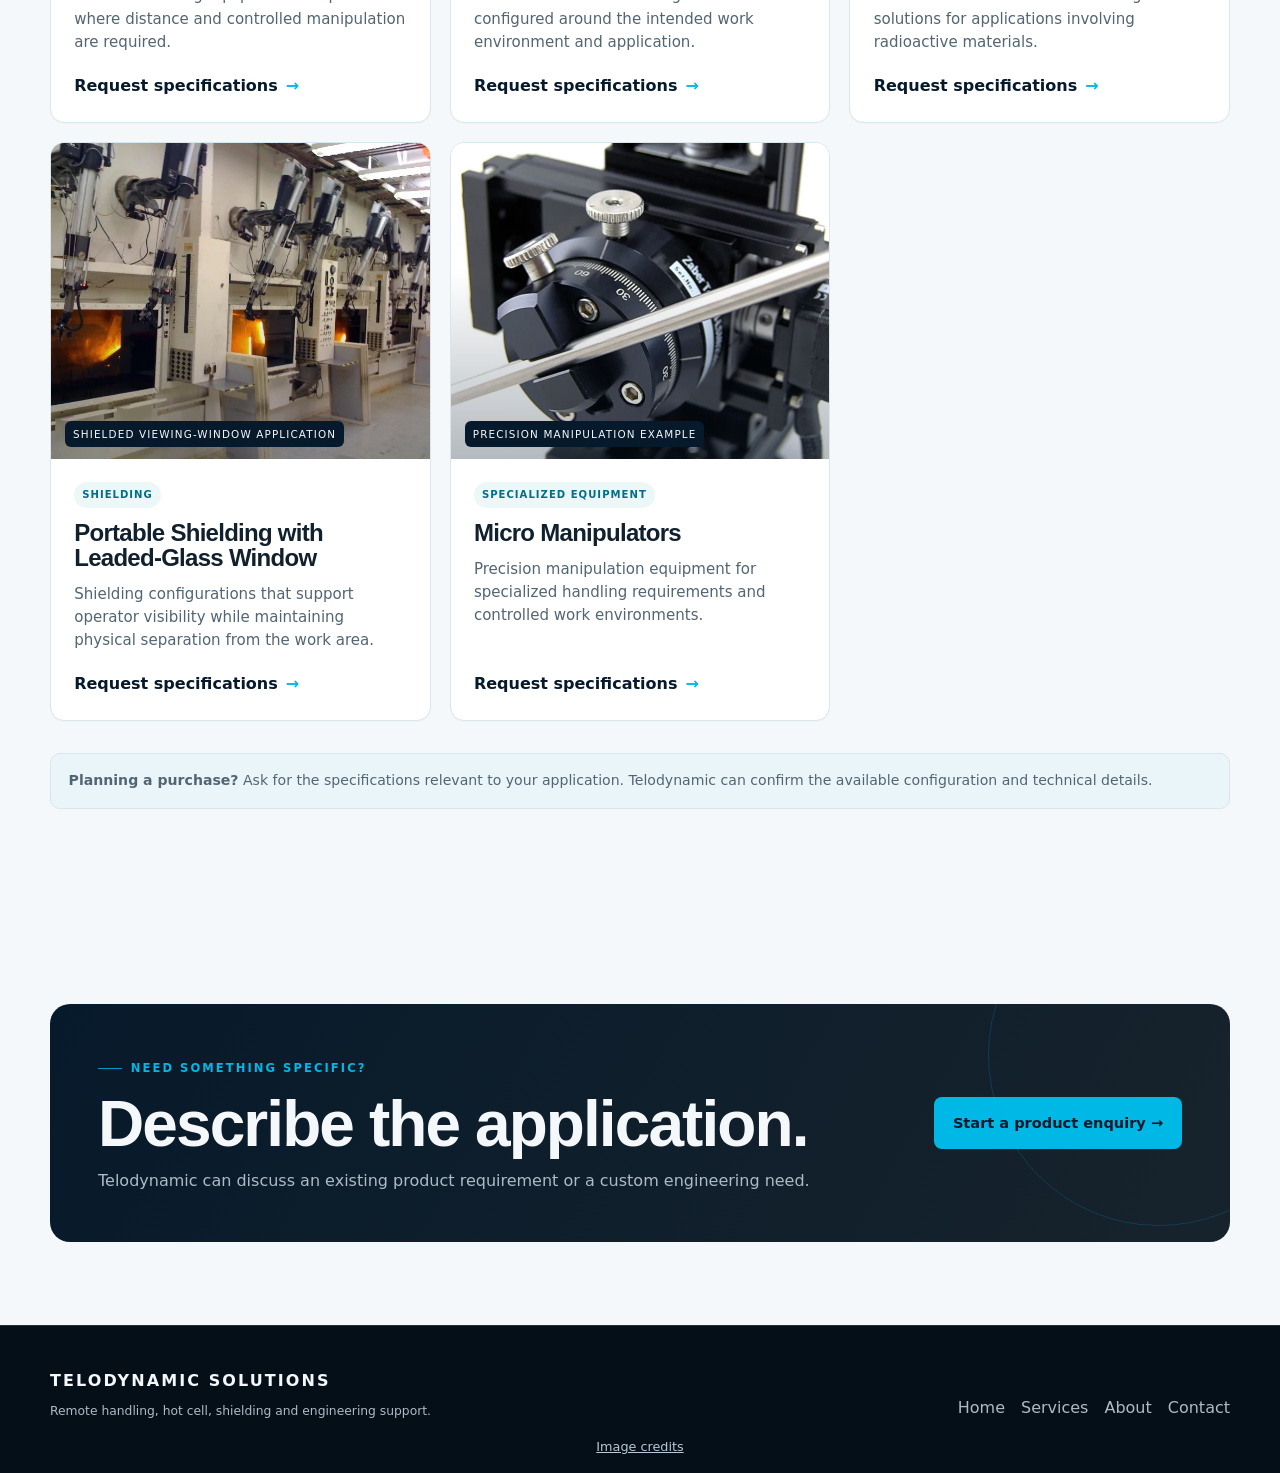
<file: products/index.html>
<!doctype html>
<html lang="en"><head>
<meta charset="utf-8"><meta name="viewport" content="width=device-width,initial-scale=1">
<title>Products | Telodynamic Solutions</title>
<meta name="description" content="Explore Telodynamic remote-handling, shielding and specialized equipment products, including ball tong manipulators, portable shielding, shielded totes and micro manipulators.">
<link rel="canonical" href="https://telodynamic.com/products/"><meta property="og:title" content="Products | Telodynamic Solutions"><meta property="og:description" content="Remote handling, shielding and specialized equipment for high-radiation environments."><meta property="og:type" content="website"><meta property="og:url" content="https://telodynamic.com/products/"><meta name="theme-color" content="#071A2B">
<link rel="icon" href="../assets/img/favicon.svg" type="image/svg+xml"><link rel="stylesheet" href="../assets/css/styles.css">
<meta name="twitter:card" content="summary"><noscript><style>.reveal{opacity:1;transform:none}.service-panel,.service-panel[hidden]{display:grid;margin-top:2rem}.service-tabs,.filters,.challenge-options,.hero-controls{display:none}.nav-links{display:flex;position:static}.nav{height:auto;min-height:78px;flex-wrap:wrap;padding-block:16px}.nav-toggle{display:none}</style></noscript></head><body data-page="products">
<a class="skip-link" href="#main">Skip to content</a>
<header class="site-header"><div class="container nav"><a class="brand" href="../"><span class="brand-mark" aria-hidden="true"></span><span>TELODYNAMIC</span></a><button class="nav-toggle" aria-expanded="false" aria-controls="primary-nav" aria-label="Open navigation">☰</button><nav id="primary-nav" class="nav-links" aria-label="Primary"><a data-nav="home" href="../">Home</a><a data-nav="services" href="../services/">Services</a><a data-nav="products" href="./">Products</a><a data-nav="about" href="../about/">About</a><a data-nav="contact" href="../contact/">Contact</a><a class="btn btn-primary" href="../contact/?type=product">Request Specifications</a></nav></div></header>
<main id="main">
<section class="page-hero"><div class="container"><div class="breadcrumb"><a href="../">Home</a> / Products</div><span class="eyebrow">Products</span><h1>ENGINEERED FOR<br>REAL-WORLD APPLICATIONS.</h1><p class="lead">A focused catalogue for remote handling, shielding and specialized equipment. Contact Telodynamic to discuss suitability and request technical information.</p></div></section>
<section class="section"><div class="container">
<div class="section-head reveal"><div class="copy"><span class="eyebrow">02 / Product Portfolio</span><h2>Browse by equipment category.</h2></div><p class="muted">Photography shows real industry applications. Pictured equipment belongs to the credited sources; request Telodynamic product details for your application.</p></div>
<div class="filters reveal" role="group" aria-label="Product filters"><button class="pill active" data-filter="all" aria-pressed="true">All</button><button class="pill" data-filter="handling" aria-pressed="false">Remote Handling</button><button class="pill" data-filter="shielding" aria-pressed="false">Shielding</button><button class="pill" data-filter="specialized" aria-pressed="false">Specialized Equipment</button></div>
<p id="product-count" class="muted" role="status">Showing 5 products</p><div class="product-grid">
<article class="card product reveal" data-category="handling"><div class="card-media"><img width="1000" height="750" decoding="async" loading="lazy" alt="Remote-handling application — industry reference, not a Telodynamic product photograph" src="../assets/img/remote-handling.webp"><span class="media-label">Remote-handling application</span></div><div class="card-body"><span class="product-tag">Remote Handling</span><h3>Ball Tong Manipulators</h3><p>Remote-handling equipment for operations where distance and controlled manipulation are required.</p><a class="text-link" href="../contact/?type=product&amp;product=Ball%20Tong%20Manipulators">Request specifications</a></div></article>
<article class="card product reveal" data-category="shielding"><div class="card-media"><img width="1000" height="750" decoding="async" loading="lazy" alt="Radiation-shielding application — industry reference, not a Telodynamic product photograph" src="../assets/img/lead-shielding.webp"><span class="media-label">Radiation-shielding application</span></div><div class="card-body"><span class="product-tag">Shielding</span><h3>Portable Shielding</h3><p>Portable radiation-shielding solutions configured around the intended work environment and application.</p><a class="text-link" href="../contact/?type=product&amp;product=Portable%20Shielding">Request specifications</a></div></article>
<article class="card product reveal" data-category="shielding"><div class="card-media"><img width="1000" height="750" decoding="async" loading="lazy" alt="Shielded-material containment application — industry reference, not a Telodynamic product photograph" src="../assets/img/lead-shielding.webp"><span class="media-label">Shielded-material containment application</span></div><div class="card-body"><span class="product-tag">Shielding</span><h3>Shielded Totes</h3><p>Shielded containment and handling solutions for applications involving radioactive materials.</p><a class="text-link" href="../contact/?type=product&amp;product=Shielded%20Totes">Request specifications</a></div></article>
<article class="card product reveal" data-category="shielding"><div class="card-media"><img width="1000" height="750" decoding="async" loading="lazy" alt="Shielded viewing-window application — industry reference, not a Telodynamic product photograph" src="../assets/img/hot-cell.webp"><span class="media-label">Shielded viewing-window application</span></div><div class="card-body"><span class="product-tag">Shielding</span><h3>Portable Shielding with Leaded-Glass Window</h3><p>Shielding configurations that support operator visibility while maintaining physical separation from the work area.</p><a class="text-link" href="../contact/?type=product&amp;product=Portable%20Shielding%20with%20Leaded-Glass%20Window">Request specifications</a></div></article>
<article class="card product reveal" data-category="specialized"><div class="card-media"><img width="1000" height="750" decoding="async" loading="lazy" alt="Precision manipulation example — industry reference, not a Telodynamic product photograph" src="../assets/img/micromanipulator.webp"><span class="media-label">Precision manipulation example</span></div><div class="card-body"><span class="product-tag">Specialized Equipment</span><h3>Micro Manipulators</h3><p>Precision manipulation equipment for specialized handling requirements and controlled work environments.</p><a class="text-link" href="../contact/?type=product&amp;product=Micro%20Manipulators">Request specifications</a></div></article>
</div>
<div class="notice reveal" style="margin-top:2rem"><strong>Planning a purchase?</strong> Ask for the specifications relevant to your application. Telodynamic can confirm the available configuration and technical details.</div>
</div></section>
<section class="section tight"><div class="container"><div class="cta-band reveal"><div><span class="eyebrow">Need something specific?</span><h2>Describe the application.</h2><p style="color:var(--steel)">Telodynamic can discuss an existing product requirement or a custom engineering need.</p></div><a class="btn btn-primary" href="../contact/?type=custom">Start a product enquiry →</a></div></div></section>
</main>
<footer class="footer"><div class="container footer-grid"><div><div class="footer-brand">TELODYNAMIC SOLUTIONS</div><p class="footer-small">Remote handling, hot cell, shielding and engineering support.</p></div><div class="footer-links"><a href="../">Home</a><a href="../services/">Services</a><a href="../about/">About</a><a href="../contact/">Contact</a></div></div><div class="image-credit-link"><a href="../image-credits/">Image credits</a></div></footer><script src="../assets/js/main.js"></script></body></html>
</file>
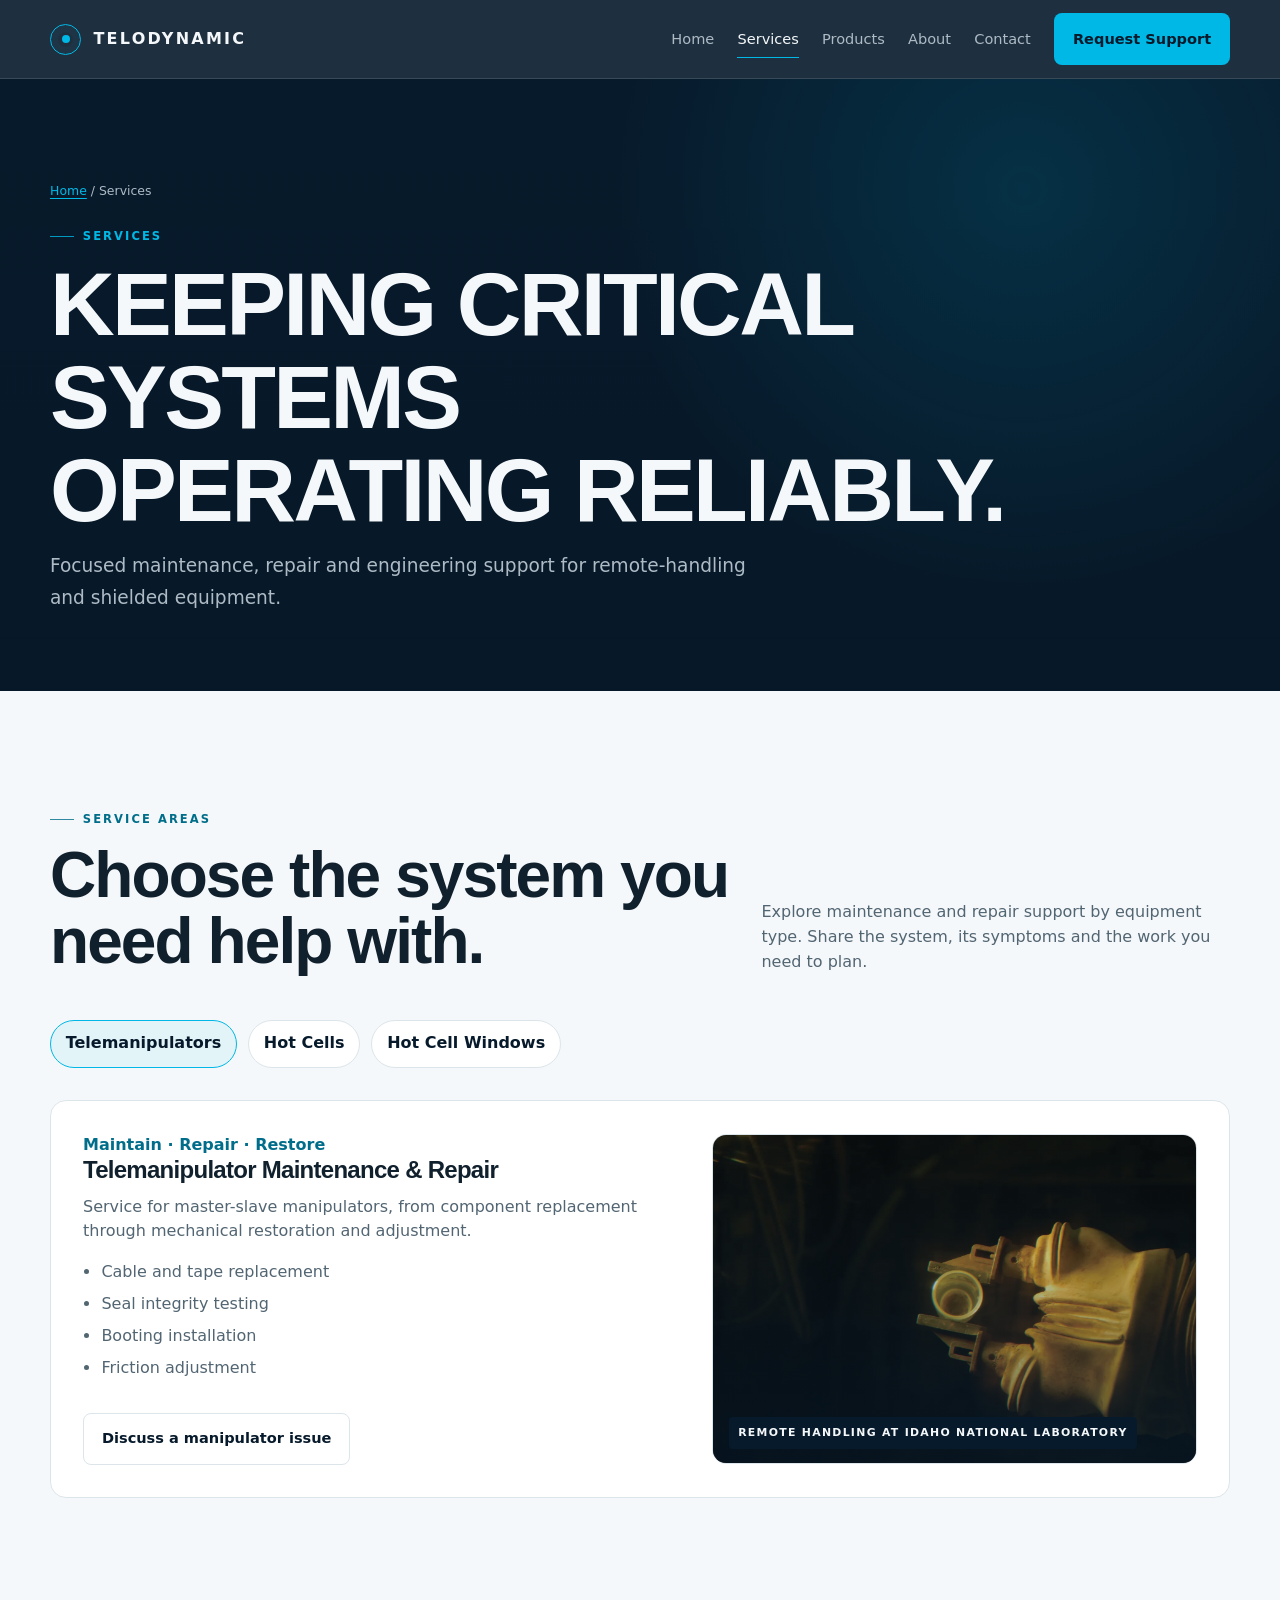
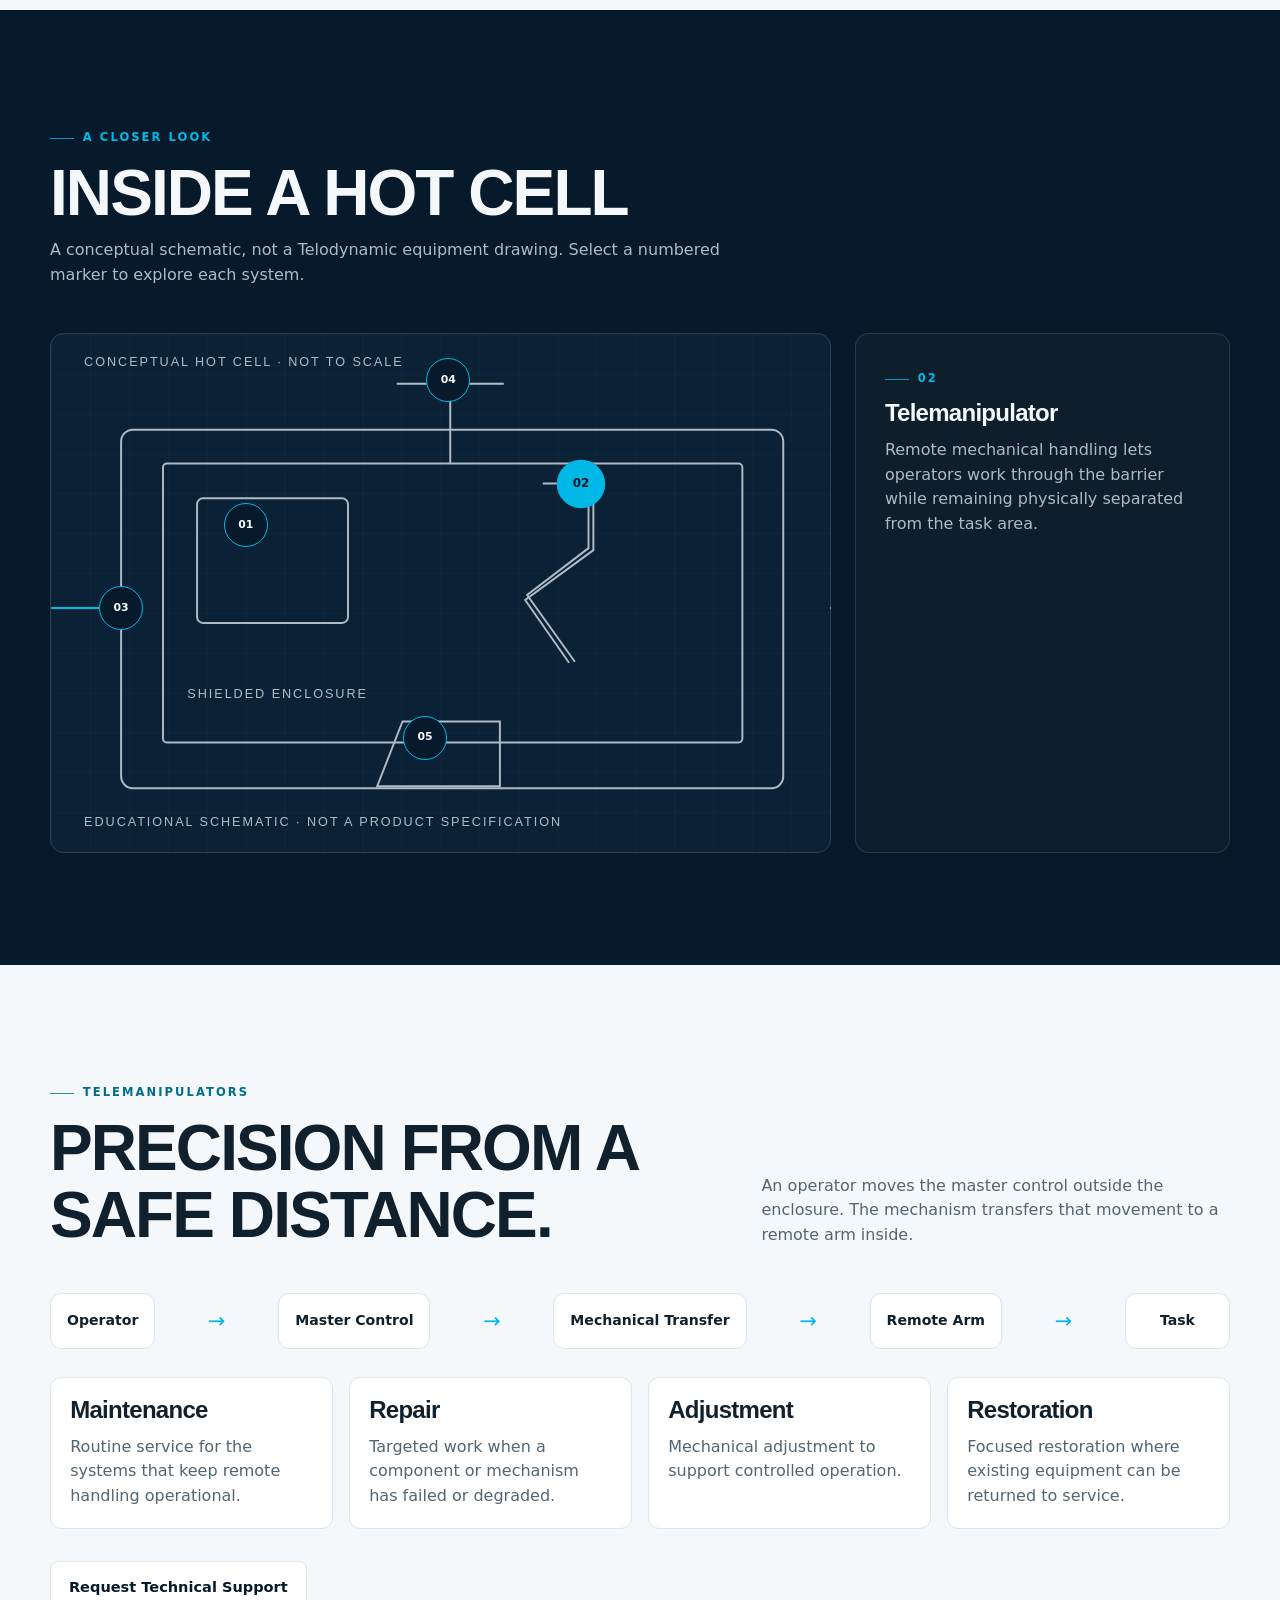
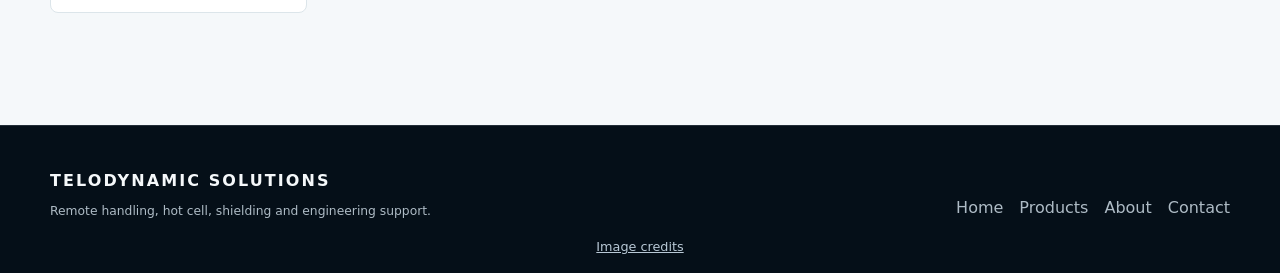
<file: services/index.html>
<!doctype html>
<html lang="en"><head>
<meta charset="utf-8"><meta name="viewport" content="width=device-width,initial-scale=1">
<title>Services | Telodynamic Solutions</title>
<meta name="description" content="Telemanipulator maintenance and repair, hot cell maintenance and modifications, and hot cell window service from Telodynamic.">
<link rel="canonical" href="https://telodynamic.com/services/"><meta property="og:title" content="Services | Telodynamic Solutions"><meta property="og:description" content="Maintenance, repair and engineering support for telemanipulators, hot cells and hot cell windows."><meta property="og:type" content="website"><meta property="og:url" content="https://telodynamic.com/services/"><meta name="theme-color" content="#071A2B">
<link rel="icon" href="../assets/img/favicon.svg" type="image/svg+xml"><link rel="stylesheet" href="../assets/css/styles.css">
<meta name="twitter:card" content="summary"><noscript><style>.reveal{opacity:1;transform:none}.service-panel,.service-panel[hidden]{display:grid;margin-top:2rem}.service-tabs,.filters,.challenge-options,.hero-controls{display:none}.nav-links{display:flex;position:static}.nav{height:auto;min-height:78px;flex-wrap:wrap;padding-block:16px}.nav-toggle{display:none}</style></noscript></head><body data-page="services">
<a class="skip-link" href="#main">Skip to content</a>
<header class="site-header"><div class="container nav"><a class="brand" href="../"><span class="brand-mark" aria-hidden="true"></span><span>TELODYNAMIC</span></a><button class="nav-toggle" aria-expanded="false" aria-controls="primary-nav" aria-label="Open navigation">☰</button><nav id="primary-nav" class="nav-links" aria-label="Primary"><a data-nav="home" href="../">Home</a><a data-nav="services" href="./">Services</a><a data-nav="products" href="../products/">Products</a><a data-nav="about" href="../about/">About</a><a data-nav="contact" href="../contact/">Contact</a><a class="btn btn-primary" href="../contact/?type=maintenance">Request Support</a></nav></div></header>
<main id="main">
<section class="page-hero"><div class="container"><div class="breadcrumb"><a href="../">Home</a> / Services</div><span class="eyebrow">Services</span><h1>KEEPING CRITICAL SYSTEMS<br>OPERATING RELIABLY.</h1><p class="lead">Focused maintenance, repair and engineering support for remote-handling and shielded equipment.</p></div></section>

<section class="section"><div class="container">
<div class="section-head reveal"><div class="copy"><span class="eyebrow">Service Areas</span><h2>Choose the system you need help with.</h2></div><p class="muted">Explore maintenance and repair support by equipment type. Share the system, its symptoms and the work you need to plan.</p></div>
<div class="service-tabs" role="tablist" aria-label="Service areas">
<button class="pill active" role="tab" id="tab-tele" aria-controls="service-tele" tabindex="0" aria-selected="true" data-service-tab="tele">Telemanipulators</button><button class="pill" role="tab" id="tab-hot" aria-controls="service-hot" tabindex="-1" aria-selected="false" data-service-tab="hot">Hot Cells</button><button class="pill" role="tab" id="tab-window" aria-controls="service-window" tabindex="-1" aria-selected="false" data-service-tab="window">Hot Cell Windows</button>
</div>
<div class="service-panel active" id="service-tele" role="tabpanel" aria-labelledby="tab-tele" tabindex="0"><div><span class="kicker">Maintain · Repair · Restore</span><h3>Telemanipulator Maintenance & Repair</h3><p class="muted">Service for master-slave manipulators, from component replacement through mechanical restoration and adjustment.</p><ul><li>Cable and tape replacement</li><li>Seal integrity testing</li><li>Booting installation</li><li>Friction adjustment</li></ul><div class="actions"><a class="btn btn-outline" href="../contact/?type=maintenance">Discuss a manipulator issue</a></div></div><figure class="tech-visual application-visual"><img loading="lazy" decoding="async" width="1000" height="750" src="../assets/img/remote-handling.webp" alt="Remote handling at Idaho National Laboratory"><figcaption class="tech-caption">Remote handling at Idaho National Laboratory</figcaption></figure></div>
<div class="service-panel" id="service-hot" role="tabpanel" aria-labelledby="tab-hot" tabindex="0" hidden><div><span class="kicker">Maintain · Modify · Support</span><h3>Hot Cell Maintenance, Repairs & Modifications</h3><p class="muted">Support for shielded enclosures and associated maintenance or modification requirements.</p><ul><li>Shielding integrity upgrades</li><li>Airflow and HEPA repairs</li><li>Custom port modifications</li><li>Decontamination services</li></ul><div class="actions"><a class="btn btn-outline" href="../contact/?type=maintenance">Discuss a hot cell issue</a></div></div><figure class="tech-visual application-visual"><img loading="lazy" decoding="async" width="1000" height="750" src="../assets/img/hot-cell.webp" alt="Hot cell systems at Argonne National Laboratory"><figcaption class="tech-caption">Hot cell systems at Argonne National Laboratory</figcaption></figure></div>
<div class="service-panel" id="service-window" role="tabpanel" aria-labelledby="tab-window" tabindex="0" hidden><div><span class="kicker">Visibility · Sealing · Service</span><h3>Hot Cell Window Maintenance & Repair</h3><p class="muted">Maintenance support for lead-glass viewing systems and related sealing, fluid and surface issues.</p><ul><li>Gasket and seal replacement</li><li>Fluid replenishment</li><li>Surface polishing</li><li>Leak detection</li></ul><div class="actions"><a class="btn btn-outline" href="../contact/?type=maintenance">Discuss a window issue</a></div></div><figure class="tech-visual application-visual"><img loading="lazy" decoding="async" width="1000" height="750" src="../assets/img/hot-cell.webp" alt="Shielded viewing windows at Argonne National Laboratory"><figcaption class="tech-caption">Shielded viewing windows at Argonne National Laboratory</figcaption></figure></div>
</div></section>

<section class="section dark" id="hotcells"><div class="container">
<div class="section-head reveal"><div class="copy"><span class="eyebrow">A closer look</span><h2>INSIDE A HOT CELL</h2><p style="color:var(--steel)">A conceptual schematic, not a Telodynamic equipment drawing. Select a numbered marker to explore each system.</p></div></div>
<div class="hotcell-wrap reveal"><div class="hotcell-image" style="background-image:url('../assets/img/hotcell-schematic.svg')">
<button class="marker" data-hotcell="window" aria-label="Viewing window" aria-pressed="false">01</button><button class="marker active" data-hotcell="manipulator" aria-label="Telemanipulator" aria-pressed="true">02</button><button class="marker" data-hotcell="shielding" aria-label="Shielding" aria-pressed="false">03</button><button class="marker" data-hotcell="air" aria-label="Air handling" aria-pressed="false">04</button><button class="marker" data-hotcell="service" aria-label="Service and access systems" aria-pressed="false">05</button></div>
<div class="detail-box" id="hotcell-detail" aria-live="polite"><span class="eyebrow">02</span><h3>Telemanipulator</h3><p>Remote mechanical handling lets operators work through the barrier while remaining physically separated from the task area.</p></div></div>
</div></section>

<section class="section" id="telemanipulators"><div class="container">
<div class="section-head reveal"><div class="copy"><span class="eyebrow">Telemanipulators</span><h2>PRECISION FROM A SAFE DISTANCE.</h2></div><p class="muted">An operator moves the master control outside the enclosure. The mechanism transfers that movement to a remote arm inside.</p></div>
<div class="flow reveal"><div class="flow-step">Operator</div><div class="flow-arrow" aria-hidden="true">→</div><div class="flow-step">Master Control</div><div class="flow-arrow" aria-hidden="true">→</div><div class="flow-step">Mechanical Transfer</div><div class="flow-arrow" aria-hidden="true">→</div><div class="flow-step">Remote Arm</div><div class="flow-arrow" aria-hidden="true">→</div><div class="flow-step">Task</div></div>
<div class="service-mini reveal"><div><h3>Maintenance</h3><p class="muted">Routine service for the systems that keep remote handling operational.</p></div><div><h3>Repair</h3><p class="muted">Targeted work when a component or mechanism has failed or degraded.</p></div><div><h3>Adjustment</h3><p class="muted">Mechanical adjustment to support controlled operation.</p></div><div><h3>Restoration</h3><p class="muted">Focused restoration where existing equipment can be returned to service.</p></div></div>
<div class="actions reveal"><a class="btn btn-outline" href="../contact/?type=maintenance">Request Technical Support</a></div>
</div></section>
</main>
<footer class="footer"><div class="container footer-grid"><div><div class="footer-brand">TELODYNAMIC SOLUTIONS</div><p class="footer-small">Remote handling, hot cell, shielding and engineering support.</p></div><div class="footer-links"><a href="../">Home</a><a href="../products/">Products</a><a href="../about/">About</a><a href="../contact/">Contact</a></div></div><div class="image-credit-link"><a href="../image-credits/">Image credits</a></div></footer><script src="../assets/js/main.js"></script></body></html>
</file>
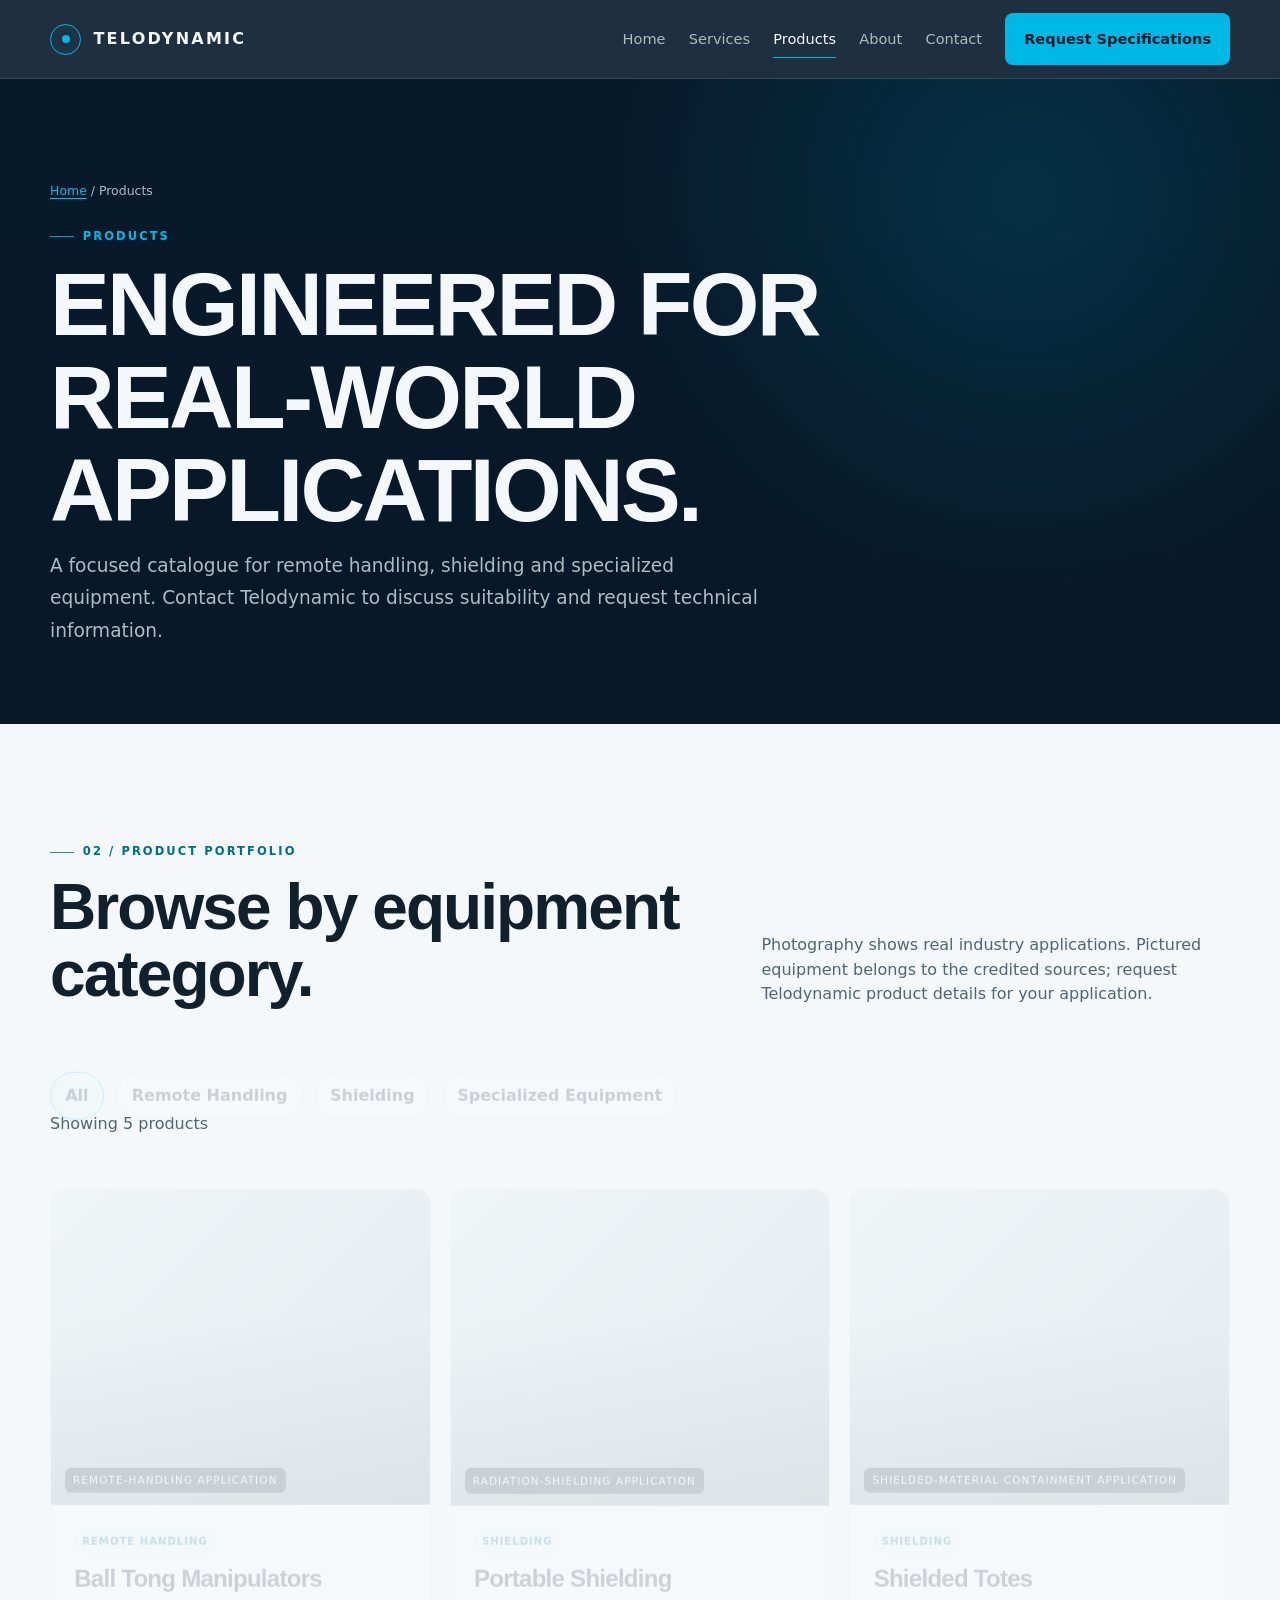
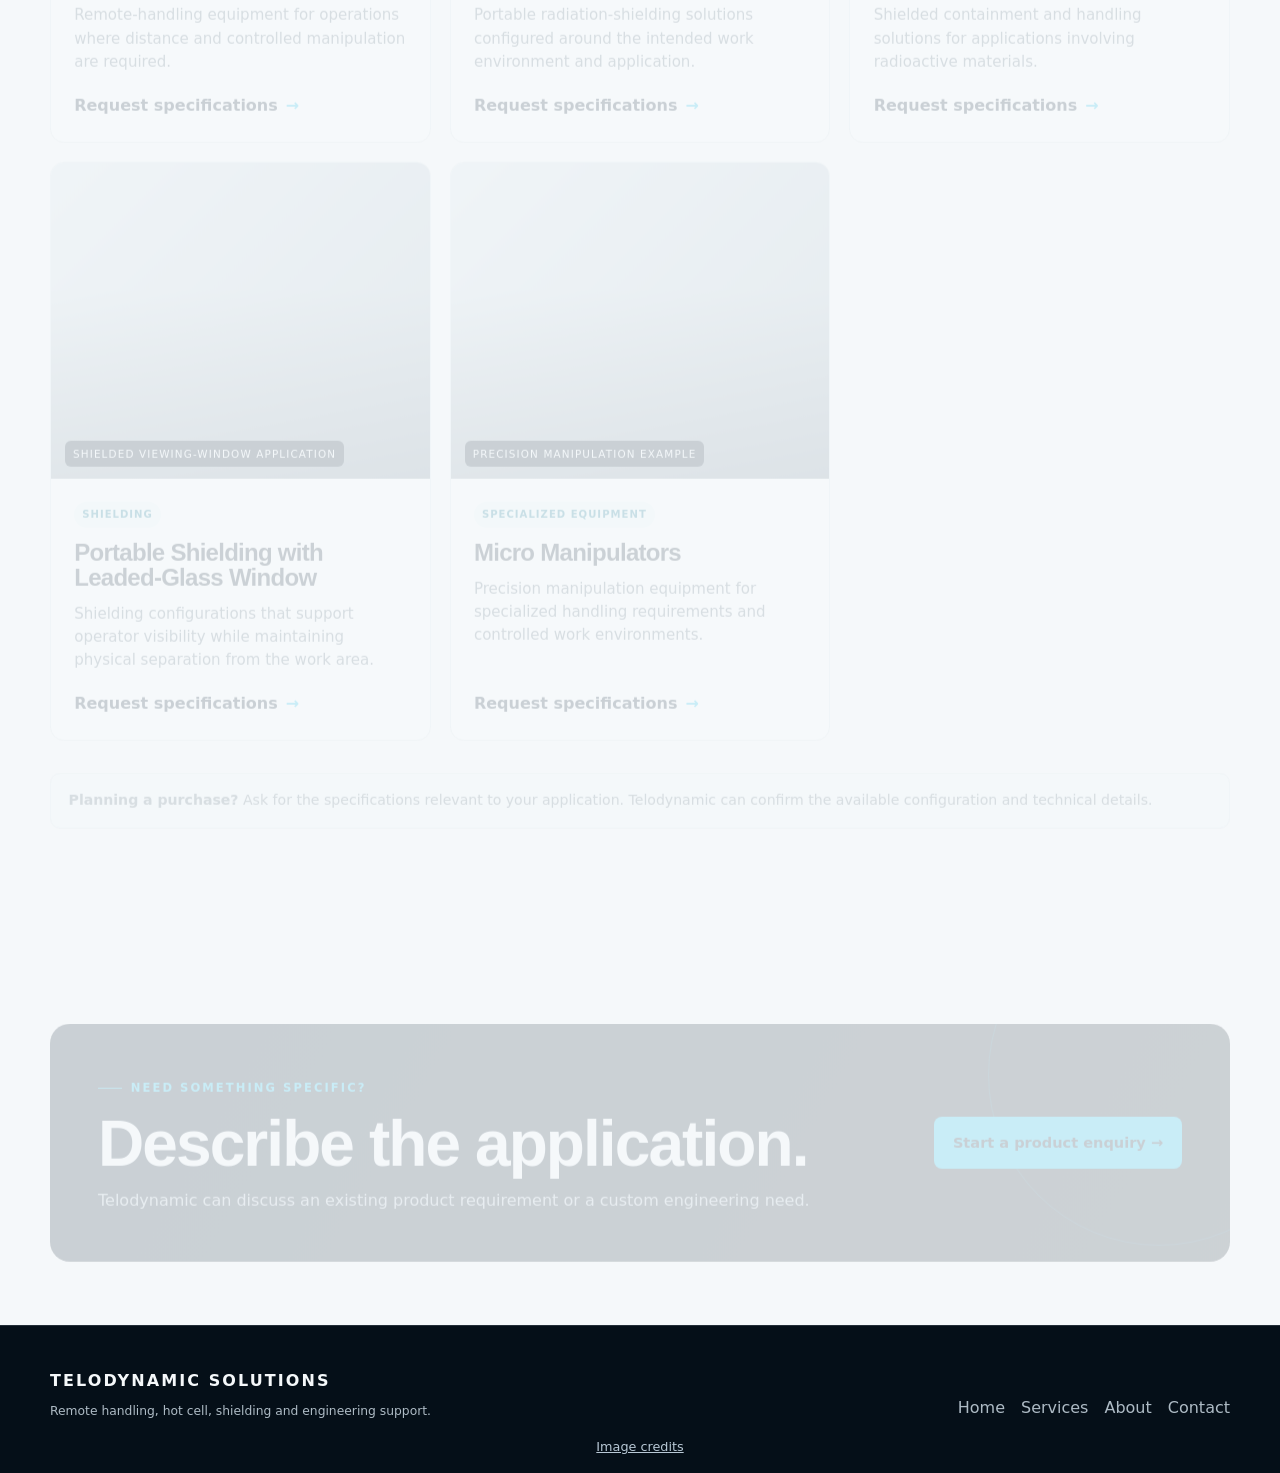
<file: products.html>
<!doctype html><html lang="en"><head><meta charset="utf-8"><meta name="viewport" content="width=device-width,initial-scale=1"><title>Products | Telodynamic Solutions</title><meta http-equiv="refresh" content="0; url=products/"><link rel="canonical" href="https://telodynamic.com/products/"></head><body><p>Products have moved to <a href="products/">telodynamic.com/products/</a>.</p></body></html>
</file>
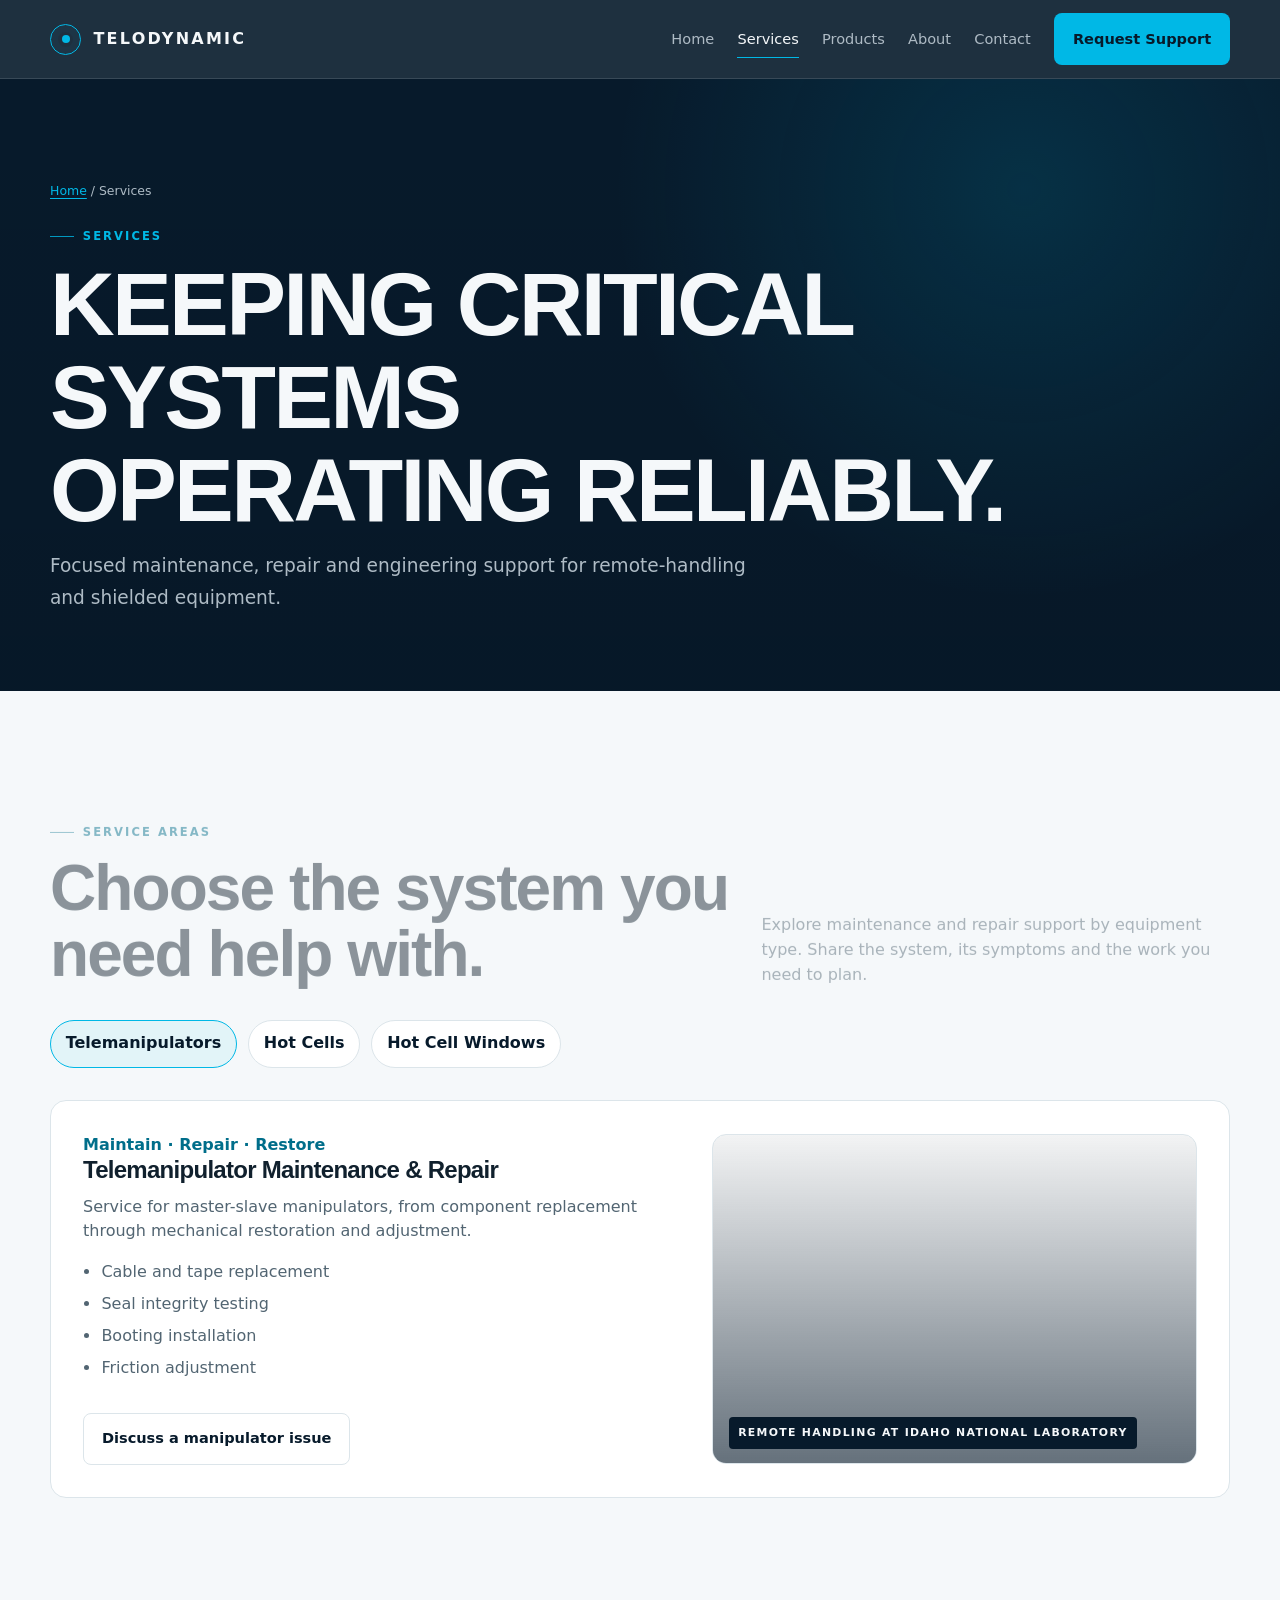
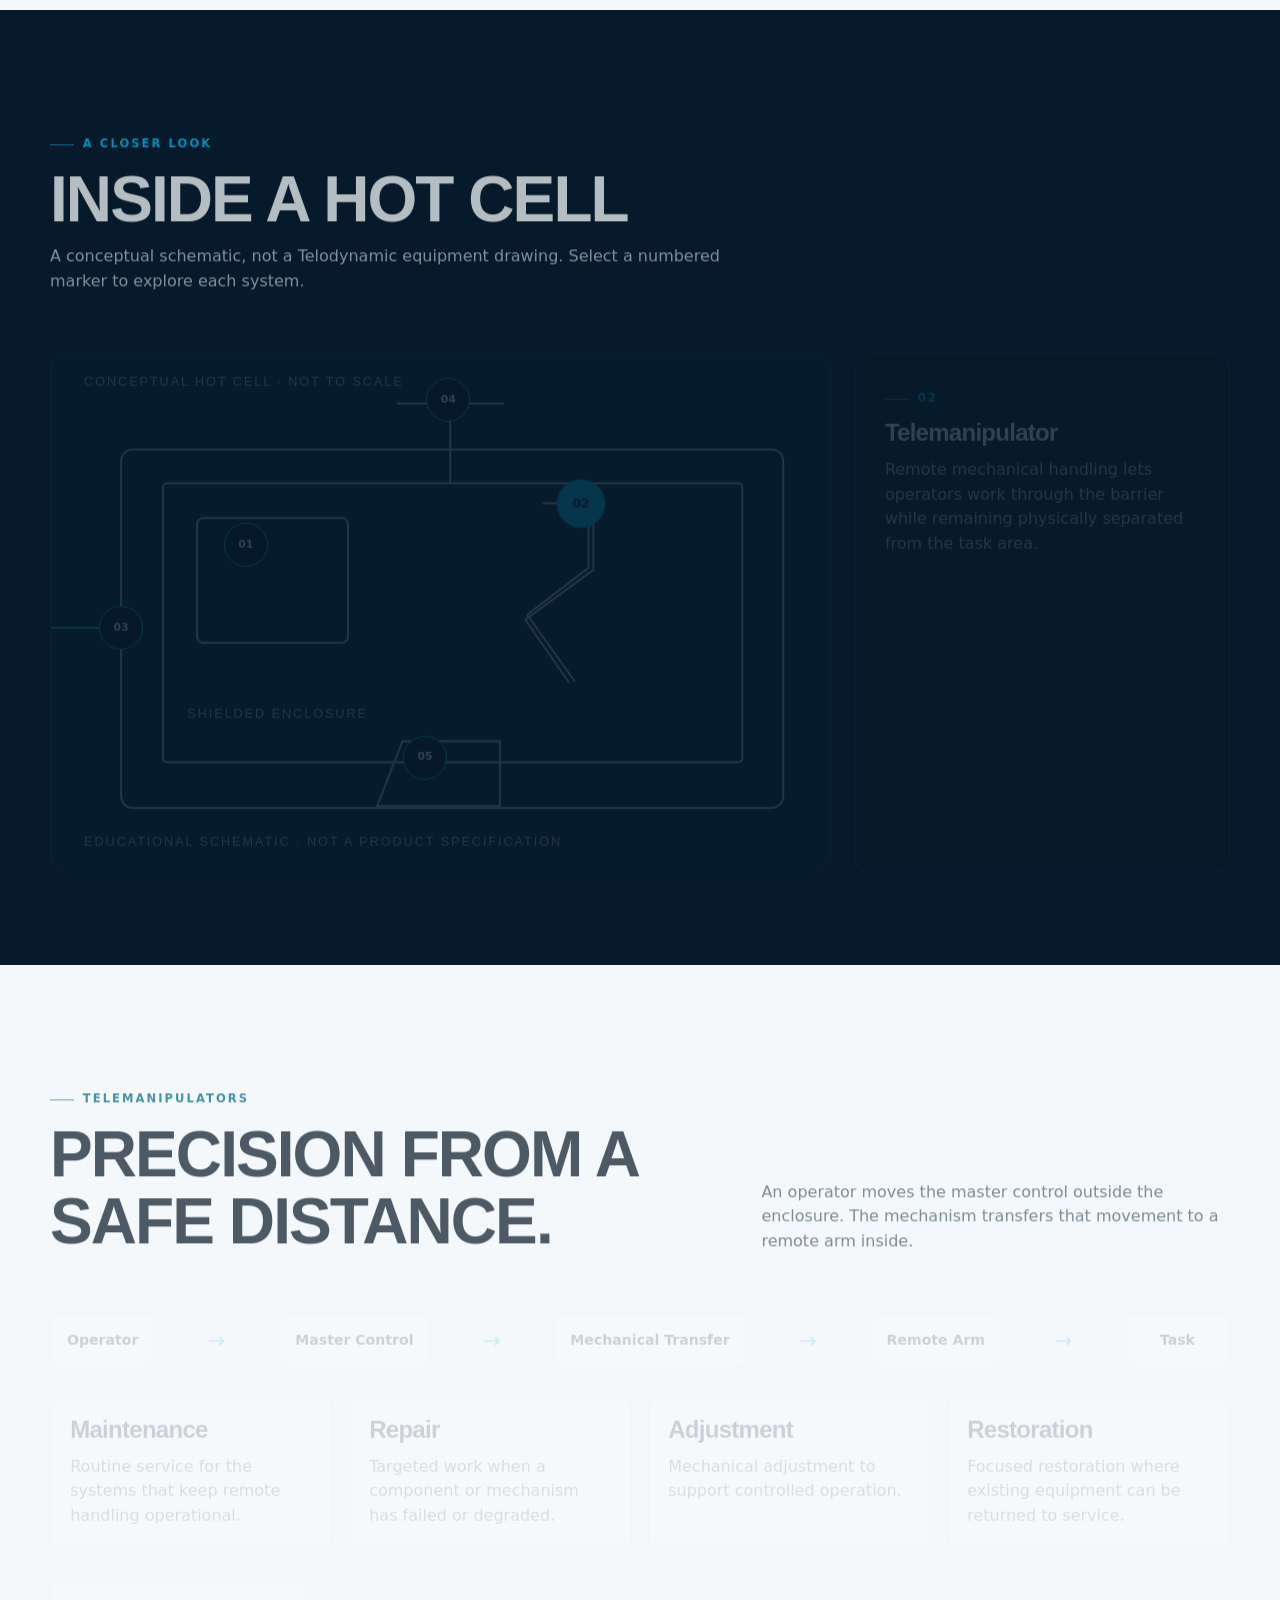
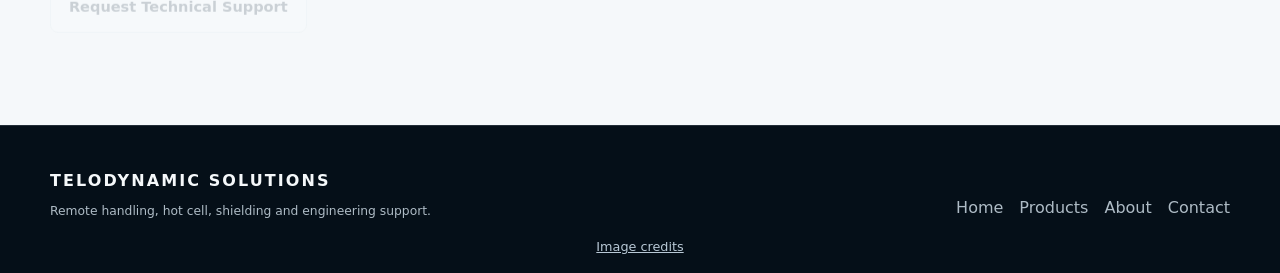
<file: services.html>
<!doctype html><html lang="en"><head><meta charset="utf-8"><meta name="viewport" content="width=device-width,initial-scale=1"><title>Services | Telodynamic Solutions</title><meta http-equiv="refresh" content="0; url=services/"><link rel="canonical" href="https://telodynamic.com/services/"></head><body><p>Services have moved to <a href="services/">telodynamic.com/services/</a>.</p></body></html>
</file>
<file: assets/css/styles.css>
:root{
  --navy:#071A2B;--navy-2:#0B2236;--graphite:#17232C;--cyan:#00B8E6;--teal:#00A89D;
  --amber:#FFB547;--white:#F5F8FA;--paper:#FFFFFF;--steel:#AEBBC5;--ink:#10202D;
  --muted:#677783;--line:#DCE5EA;--line-dark:rgba(174,187,197,.18);
  --shadow:0 24px 70px -34px rgba(7,26,43,.38);--radius:14px;--max:1180px;
  --ease:cubic-bezier(.22,1,.36,1)
}
*{box-sizing:border-box}
html{scroll-behavior:smooth;scroll-padding-top:84px}
body{margin:0;background:var(--white);color:var(--ink);font-family:Inter,ui-sans-serif,system-ui,-apple-system,BlinkMacSystemFont,"Segoe UI",sans-serif;line-height:1.55;-webkit-font-smoothing:antialiased}
body.menu-open{overflow:hidden}
img{display:block;max-width:100%}
a{color:inherit}
button,input,select,textarea{font:inherit}
button{cursor:pointer}
::selection{background:var(--cyan);color:var(--navy)}
.skip-link{position:fixed;left:12px;top:-60px;z-index:999;background:var(--cyan);color:var(--navy);padding:.7rem .9rem;border-radius:8px;font-weight:800;text-decoration:none}
.skip-link:focus{top:12px}
.container{width:min(var(--max),calc(100% - 40px));margin-inline:auto}
.eyebrow{display:inline-flex;align-items:center;gap:.55rem;color:var(--teal);font-size:.72rem;font-weight:800;letter-spacing:.18em;text-transform:uppercase}
.eyebrow::before{content:"";width:24px;height:1px;background:currentColor;opacity:.8}
.dark .eyebrow,.page-hero .eyebrow{color:var(--cyan)}
.kicker{color:var(--teal);font-weight:750}
h1,h2,h3,h4{margin:0;font-family:"Arial Narrow",Inter,ui-sans-serif,sans-serif;letter-spacing:-.03em;line-height:1.04}
h1{font-size:clamp(2.75rem,7vw,6.5rem)}
h2{font-size:clamp(2.15rem,5vw,4.6rem)}
h3{font-size:clamp(1.2rem,2vw,1.5rem)}
p{margin:.75rem 0 0}
.lead{font-size:clamp(1rem,1.5vw,1.16rem);line-height:1.75}
.muted{color:var(--muted)}
.dark{background:var(--navy);color:var(--white)}
.sr-only{position:absolute;width:1px;height:1px;padding:0;margin:-1px;overflow:hidden;clip:rect(0,0,0,0);white-space:nowrap;border:0}
.btn{display:inline-flex;align-items:center;justify-content:center;gap:.55rem;min-height:46px;padding:.85rem 1.12rem;border-radius:8px;border:1px solid transparent;text-decoration:none;font-size:.91rem;font-weight:780;transition:transform .28s var(--ease),background .28s,color .28s,border-color .28s}
.btn:hover{transform:translateY(-2px)}
.btn:focus-visible,.nav-toggle:focus-visible,.pill:focus-visible,.marker:focus-visible,.stage:focus-visible,.challenge:focus-visible,.hero-dot:focus-visible{outline:3px solid rgba(0,184,230,.35);outline-offset:3px}
.btn-primary{background:var(--cyan);color:var(--navy)}
.btn-primary:hover{background:var(--teal)}
.btn-ghost{color:var(--white);border-color:rgba(174,187,197,.38);background:rgba(7,26,43,.18)}
.btn-ghost:hover{border-color:var(--cyan);color:var(--cyan)}
.btn-outline{background:var(--paper);border-color:var(--line);color:var(--navy)}
.btn-outline:hover{border-color:var(--cyan)}
.site-header{position:sticky;top:0;z-index:80;background:rgba(7,26,43,.9);backdrop-filter:blur(18px);border-bottom:1px solid var(--line-dark)}
.nav{height:78px;display:flex;align-items:center;justify-content:space-between;gap:24px}
.brand{display:inline-flex;align-items:center;gap:.78rem;color:var(--white);text-decoration:none;font-weight:820;letter-spacing:.14em}
.brand-mark{width:31px;height:31px;border:1px solid var(--cyan);border-radius:50%;position:relative;box-shadow:inset 0 0 0 7px rgba(0,184,230,.04)}
.brand-mark::after{content:"";position:absolute;inset:0;margin:auto;width:8px;height:8px;border-radius:50%;background:var(--cyan)}
.nav-links{display:flex;align-items:center;gap:1.45rem}
.nav-links>a:not(.btn){color:var(--steel);font-size:.91rem;text-decoration:none;position:relative;transition:color .25s}
.nav-links>a:not(.btn)::after{content:"";position:absolute;left:0;right:0;bottom:-8px;height:1px;background:var(--cyan);transform:scaleX(0);transform-origin:right;transition:transform .3s var(--ease)}
.nav-links>a:not(.btn):hover,.nav-links>a.active:not(.btn){color:var(--white)}
.nav-links>a:not(.btn):hover::after,.nav-links>a.active:not(.btn)::after{transform:scaleX(1);transform-origin:left}
.nav-toggle{display:none;width:44px;height:44px;border-radius:8px;border:1px solid rgba(174,187,197,.26);background:transparent;color:var(--white);font-size:1.2rem}
.dev-badge{position:fixed;right:14px;bottom:14px;z-index:50;padding:.46rem .68rem;border:1px solid var(--line-dark);border-radius:999px;background:rgba(7,26,43,.88);backdrop-filter:blur(12px);color:var(--steel);font-size:.63rem;letter-spacing:.12em;text-transform:uppercase}
.hero{position:relative;min-height:calc(100svh - 78px);display:grid;align-items:center;overflow:hidden;background:var(--navy)}
.hero-media,.hero-slide,.hero-overlay,.hero-grid{position:absolute;inset:0}
.hero-slide{background-position:center;background-size:cover;opacity:0;transform:scale(1.04);transition:opacity 1.8s var(--ease),transform 13s linear}
.hero-slide.active{opacity:1;transform:scale(1.13)}
.hero-overlay{background:linear-gradient(90deg,rgba(7,26,43,.96) 0%,rgba(7,26,43,.84) 44%,rgba(7,26,43,.38) 100%),linear-gradient(0deg,rgba(7,26,43,.8) 0%,transparent 62%)}
.hero-grid{background-image:linear-gradient(rgba(255,255,255,.035) 1px,transparent 1px),linear-gradient(90deg,rgba(255,255,255,.035) 1px,transparent 1px);background-size:72px 72px}
.hero-inner{position:relative;z-index:2;padding:7rem 0 5.5rem;max-width:900px}
.hero h1{color:var(--white);max-width:900px}
.hero .accent{color:var(--cyan)}
.hero-copy{max-width:680px;margin-top:1.4rem;color:var(--steel);font-size:clamp(1rem,1.6vw,1.17rem);line-height:1.75}
.actions{display:flex;flex-wrap:wrap;gap:.8rem;margin-top:2rem}
.hero-tags{display:flex;flex-wrap:wrap;gap:.6rem;margin-top:2.4rem}
.hero-tags span{padding:.43rem .62rem;border:1px solid rgba(174,187,197,.2);border-radius:999px;color:var(--steel);font-size:.66rem;font-weight:750;letter-spacing:.11em;text-transform:uppercase}
.hero-controls{position:absolute;left:0;right:0;bottom:26px;z-index:3}
.hero-controls .container{display:flex;align-items:center;justify-content:space-between;gap:1rem}
.hero-dots{display:flex;gap:.55rem}
.hero-dot{width:36px;height:4px;padding:0;border:0;border-radius:999px;background:rgba(174,187,197,.32)}
.hero-dot.active{background:var(--cyan)}
.hero-note{color:var(--steel);font-size:.69rem;letter-spacing:.13em;text-transform:uppercase}
.section{padding:7rem 0}
.section.tight{padding:5.2rem 0}
.section-head{display:flex;align-items:flex-end;justify-content:space-between;gap:2rem;margin-bottom:2.8rem}
.section-head .copy{max-width:650px}
.section-head>p{max-width:520px}
.cards{display:grid;grid-template-columns:repeat(3,1fr);gap:1.25rem}
.card{display:flex;flex-direction:column;min-height:100%;overflow:hidden;border:1px solid var(--line);border-radius:var(--radius);background:var(--paper);box-shadow:0 1px 0 rgba(7,26,43,.02);transition:transform .45s var(--ease),border-color .45s,box-shadow .45s}
.card:hover{transform:translateY(-6px);border-color:rgba(0,184,230,.5);box-shadow:var(--shadow)}
.card-media{position:relative;aspect-ratio:4/3;overflow:hidden;background:linear-gradient(135deg,#d9e3e8,#9fb0bb)}
.card-media::after{content:"";position:absolute;inset:0;background:linear-gradient(0deg,rgba(7,26,43,.3),transparent 60%)}
.card-media img{width:100%;height:100%;object-fit:cover;transition:transform 1.1s var(--ease)}
.card:hover .card-media img{transform:scale(1.055)}
.media-label{position:absolute;z-index:2;left:14px;bottom:12px;padding:.34rem .5rem;border-radius:6px;background:rgba(7,26,43,.72);color:var(--steel);font-size:.59rem;letter-spacing:.11em;text-transform:uppercase;backdrop-filter:blur(6px)}
.card-body{display:flex;flex:1;flex-direction:column;padding:1.45rem}
.card-body p{color:var(--muted);font-size:.94rem}
.text-link{display:inline-flex;align-items:center;gap:.5rem;margin-top:auto;padding-top:1.25rem;color:var(--navy);font-weight:780;text-decoration:none}
.text-link::after{content:"→";color:var(--cyan);transition:transform .25s}
.text-link:hover::after{transform:translateX(4px)}
.trust-grid{display:grid;grid-template-columns:repeat(4,1fr);overflow:hidden;border:1px solid var(--line);border-radius:var(--radius);background:var(--paper)}
.trust-item{padding:1.7rem;border-right:1px solid var(--line)}
.trust-item:last-child{border-right:0}
.trust-icon{display:grid;place-items:center;width:40px;height:40px;margin-bottom:1rem;border:1px solid rgba(0,168,157,.27);border-radius:10px;color:var(--teal);font-size:.72rem;font-weight:850}
.cta-band{position:relative;display:flex;align-items:center;justify-content:space-between;gap:2rem;overflow:hidden;padding:3rem;border-radius:20px;background:linear-gradient(120deg,var(--navy),var(--graphite));color:var(--white)}
.cta-band::after{content:"";position:absolute;right:-100px;top:-120px;width:340px;height:340px;border:1px solid rgba(0,184,230,.18);border-radius:50%}
.cta-band>*{position:relative;z-index:1}
.page-hero{position:relative;overflow:hidden;padding:6.4rem 0 4.8rem;background:var(--navy);color:var(--white)}
.page-hero::after{content:"";position:absolute;inset:0;background:radial-gradient(circle at 80% 18%,rgba(0,184,230,.14),transparent 36%),linear-gradient(0deg,rgba(0,0,0,.08),transparent)}
.page-hero .container{position:relative;z-index:1}
.page-hero h1{max-width:1000px}
.page-hero p{max-width:720px;color:var(--steel)}
.breadcrumb{margin-bottom:1.2rem;color:var(--steel);font-size:.78rem}
.breadcrumb a{color:var(--cyan);text-decoration:none}
.service-tabs,.filters,.challenge-options{display:flex;flex-wrap:wrap;gap:.7rem}
.pill{min-height:42px;padding:.67rem .92rem;border:1px solid var(--line);border-radius:999px;background:var(--paper);color:var(--navy);font-weight:760;transition:.25s}
.pill.active,.pill:hover{border-color:var(--cyan);background:rgba(0,184,230,.08)}
.service-panel{display:none;margin-top:2rem;padding:2rem;border:1px solid var(--line);border-radius:16px;background:var(--paper)}
.service-panel.active{display:grid;grid-template-columns:1.1fr .9fr;gap:2.2rem;align-items:center}
.service-panel ul{padding-left:1.15rem;color:var(--muted)}
.service-panel li+li{margin-top:.45rem}
.tech-visual{position:relative;min-height:330px;overflow:hidden;border:1px solid var(--line);border-radius:14px;background-position:center;background-size:cover}
.tech-visual::after{content:"";position:absolute;inset:0;background:linear-gradient(0deg,rgba(7,26,43,.62),rgba(7,26,43,.05))}
.tech-caption{position:absolute;left:16px;bottom:14px;z-index:1;color:var(--white);font-size:.68rem;font-weight:780;letter-spacing:.12em;text-transform:uppercase}
.hotcell-wrap{display:grid;grid-template-columns:1.5fr .72fr;gap:1.5rem}
.hotcell-image{position:relative;min-height:520px;overflow:hidden;border:1px solid var(--line-dark);border-radius:14px;background-position:center;background-size:cover}
.hotcell-image::after{content:"";position:absolute;inset:0;background:rgba(7,26,43,.16);pointer-events:none}
.marker{position:absolute;z-index:2;display:grid;place-items:center;width:39px;height:39px;transform:translate(-50%,-50%);border:1px solid var(--cyan);border-radius:50%;background:rgba(7,26,43,.9);color:var(--white);font-size:.68rem;font-weight:850;transition:transform .25s,background .25s,color .25s}
.marker:hover,.marker.active{transform:translate(-50%,-50%) scale(1.1);background:var(--cyan);color:var(--navy)}
.marker[data-hotcell="window"]{left:25%;top:37%}.marker[data-hotcell="manipulator"]{left:68%;top:29%}.marker[data-hotcell="shielding"]{left:9%;top:53%}.marker[data-hotcell="air"]{left:51%;top:9%}.marker[data-hotcell="service"]{left:48%;top:78%}
.detail-box{padding:1.8rem;border:1px solid var(--line-dark);border-radius:14px;background:rgba(23,35,44,.5)}
.detail-box p{color:var(--steel)}
.flow{display:grid;grid-template-columns:repeat(9,auto);align-items:center;justify-content:space-between;gap:.65rem;margin-top:2.2rem}
.flow-step{min-width:105px;padding:1rem;border:1px solid var(--line);border-radius:11px;background:var(--paper);text-align:center;font-size:.88rem;font-weight:760}
.flow-arrow{color:var(--cyan);font-size:1.3rem}
.service-mini{display:grid;grid-template-columns:repeat(4,1fr);gap:1rem;margin-top:1.8rem}
.service-mini>div{padding:1.2rem;border:1px solid var(--line);border-radius:11px;background:var(--paper)}
.product-grid{display:grid;grid-template-columns:repeat(3,1fr);gap:1.2rem;margin-top:2rem}
.product.hidden{display:none}
.product .card-media{aspect-ratio:1.2/1}
.product-tag{display:inline-flex;width:max-content;margin-bottom:.8rem;padding:.32rem .5rem;border-radius:999px;background:rgba(0,168,157,.08);color:var(--teal);font-size:.63rem;font-weight:820;letter-spacing:.1em;text-transform:uppercase}
.about-grid{display:grid;grid-template-columns:1fr 1fr;gap:1.2rem}
.about-panel{padding:2rem;border:1px solid var(--line);border-radius:14px;background:var(--paper)}
.process-layout{display:grid;grid-template-columns:1.08fr .92fr;gap:3rem;align-items:center}
.radial{position:relative;width:min(520px,100%);aspect-ratio:1;margin:auto;border:1px solid rgba(0,184,230,.16);border-radius:50%}
.radial::before,.radial::after{content:"";position:absolute;inset:13%;border:1px solid rgba(0,184,230,.13);border-radius:50%}
.radial::after{inset:27%}
.radial-center{position:absolute;inset:36%;display:grid;place-items:center;border:1px solid var(--cyan);border-radius:50%;color:var(--white);font-size:.72rem;font-weight:850;letter-spacing:.12em;text-align:center}
.stage{position:absolute;transform:translate(-50%,-50%);padding:.62rem .75rem;border:1px solid rgba(174,187,197,.3);border-radius:999px;background:rgba(7,26,43,.92);color:var(--steel);font-size:.65rem;font-weight:850;letter-spacing:.09em;transition:.25s}
.stage:hover,.stage.active{border-color:var(--cyan);background:var(--cyan);color:var(--navy)}
.stage[data-stage="inspect"]{left:50%;top:5%}.stage[data-stage="diagnose"]{left:93%;top:37%}.stage[data-stage="engineer"]{left:77%;top:88%}.stage[data-stage="service"]{left:23%;top:88%}.stage[data-stage="verify"]{left:7%;top:37%}
.process-copy{padding:2rem;border:1px solid var(--line-dark);border-radius:14px;background:rgba(23,35,44,.5)}
.process-copy p{color:var(--steel)}
.contact-grid{display:grid;grid-template-columns:.78fr 1.22fr;gap:2rem}
.challenge{flex:1;min-width:180px;padding:1rem;border:1px solid rgba(174,187,197,.26);border-radius:10px;background:rgba(23,35,44,.38);color:var(--steel);text-align:left;transition:.25s}
.challenge:hover,.challenge.active{border-color:var(--cyan);background:rgba(0,184,230,.08);color:var(--white)}
.contact-meta{display:grid;gap:.62rem;margin-top:1.6rem}
.contact-meta a{color:var(--steel);text-decoration:none}
.contact-meta a:hover{color:var(--cyan)}
.form{padding:1.8rem;border:1px solid var(--line-dark);border-radius:15px;background:rgba(23,35,44,.48)}
.form-grid{display:grid;grid-template-columns:1fr 1fr;gap:1rem}
.field{display:flex;flex-direction:column;gap:.45rem}
.field.full{grid-column:1/-1}
.field label{color:var(--steel);font-size:.68rem;font-weight:820;letter-spacing:.12em;text-transform:uppercase}
.field input,.field select,.field textarea{width:100%;padding:.86rem;border:1px solid rgba(174,187,197,.28);border-radius:8px;outline:none;background:rgba(7,26,43,.62);color:var(--white)}
.field input:focus,.field select:focus,.field textarea:focus{border-color:var(--cyan);box-shadow:0 0 0 3px rgba(0,184,230,.1)}
.field textarea{resize:vertical}
.form-note{margin-top:.8rem;color:var(--steel);font-size:.78rem}
.footer{padding:2.7rem 0;border-top:1px solid var(--line-dark);background:#050F18;color:var(--steel)}
.footer-grid{display:grid;grid-template-columns:1.2fr .8fr;gap:2rem;align-items:end}
.footer-brand{color:var(--white);font-weight:800;letter-spacing:.13em}
.footer-links{display:flex;justify-content:flex-end;gap:1rem;flex-wrap:wrap}
.footer-links a{color:var(--steel);text-decoration:none}
.footer-links a:hover{color:var(--cyan)}
.footer-small{margin-top:.5rem;font-size:.77rem}
.reveal{opacity:0;transform:translateY(24px);transition:opacity .8s var(--ease),transform .8s var(--ease)}
.reveal.in{opacity:1;transform:none}
.notice{padding:1rem 1.1rem;border:1px solid var(--line);border-radius:10px;background:rgba(0,184,230,.045);color:var(--muted);font-size:.88rem}
@media(max-width:980px){
  .nav-links{display:none;position:absolute;left:0;right:0;top:78px;flex-direction:column;align-items:stretch;padding:1rem 20px 1.4rem;border-top:1px solid var(--line-dark);background:var(--navy)}
  .nav-links.open{display:flex}.nav-toggle{display:grid;place-items:center}
  .cards,.product-grid{grid-template-columns:1fr 1fr}.trust-grid{grid-template-columns:1fr 1fr}.trust-item:nth-child(2){border-right:0}.trust-item:nth-child(-n+2){border-bottom:1px solid var(--line)}
  .service-panel.active,.hotcell-wrap,.process-layout,.about-grid,.contact-grid{grid-template-columns:1fr}
  .flow{grid-template-columns:1fr;justify-items:stretch}.flow-arrow{transform:rotate(90deg);text-align:center}.service-mini{grid-template-columns:1fr 1fr}
  .footer-grid{grid-template-columns:1fr}.footer-links{justify-content:flex-start}
}
@media(max-width:680px){
  .container{width:min(var(--max),calc(100% - 28px))}.section{padding:5rem 0}.section.tight{padding:4rem 0}.section-head{align-items:flex-start;flex-direction:column}
  .hero{min-height:auto}.hero-inner{padding:6.3rem 0 6.3rem}.hero-note{display:none}
  .cards,.product-grid,.trust-grid,.service-mini,.form-grid{grid-template-columns:1fr}.trust-item{border-right:0;border-bottom:1px solid var(--line)}.trust-item:last-child{border-bottom:0}
  .cta-band{align-items:flex-start;flex-direction:column;padding:2rem}.hotcell-image{min-height:380px}.field.full{grid-column:auto}.radial{transform:scale(.92)}
  .dev-badge{font-size:.57rem;right:8px;bottom:8px}
}
@media(prefers-reduced-motion:reduce){
  html{scroll-behavior:auto}*,*::before,*::after{animation:none!important;transition-duration:.001ms!important}.hero-slide{transform:none!important}.reveal{opacity:1;transform:none}
}
/* Client review refinements */
:root{--teal:#006e8a;--muted:#526572}
body{overflow-wrap:break-word}
:focus-visible{outline:3px solid var(--cyan);outline-offset:4px}
.eyebrow{margin-bottom:.8rem}.dark .kicker{color:var(--cyan)}
.cta-band .eyebrow{color:var(--cyan)}
.hero h1{font-size:clamp(2.55rem,6.7vw,6rem);max-width:1050px}
.hero-inner{max-width:1180px;padding-top:5.5rem}
.hero-pause{background:transparent;color:var(--steel);border:1px solid var(--steel);border-radius:6px;padding:.5rem .75rem;min-height:44px;font-size:.75rem}
.hero-dot{height:44px;background:transparent;position:relative}
.hero-dot::after{content:'';position:absolute;left:0;right:0;top:20px;height:4px;border-radius:4px;background:var(--steel)}
.hero-dot.active{background:transparent}.hero-dot.active::after{background:var(--cyan)}
.hero-dots{margin-right:auto}.hero-controls .container{gap:1rem}
.hero-note{max-width:260px;letter-spacing:.07em}
.media-label{color:var(--white);background:var(--navy);font-size:.65rem}
.pill,.marker,.stage{min-height:44px}.marker{width:44px;height:44px}
.service-panel[hidden]{display:none}
.hotcell-image{background-color:var(--navy-2);background-size:100% 100%}
.hotcell-image::after{display:none}
.reveal{opacity:1;transform:none}.js-motion .reveal{opacity:0;transform:translateY(24px)}.js-motion .reveal.in{opacity:1;transform:none}
.dev-badge{position:static;text-align:center;border-radius:0;padding:.7rem;font-size:.65rem;background:var(--navy);color:var(--steel)}
@media(max-width:680px){.hero-note{display:block;font-size:.6rem;max-width:140px}.hero-controls .container{flex-wrap:wrap;gap:.5rem}.hero-inner{padding:4rem 0 8rem}.brand{font-size:.85rem;gap:.55rem}.nav{gap:12px}.service-panel{padding:1.2rem}.page-hero{padding:4rem 0 3rem}.page-hero h1{font-size:clamp(2.25rem,9vw,3.5rem)}.section{padding:4rem 0}.radial{width:88%}.hotcell-image{min-height:320px}.hero h1{font-size:clamp(2rem,8.3vw,3.5rem)}}
@media(prefers-reduced-motion:reduce){.js-motion .reveal{opacity:1;transform:none}}
.breadcrumb a{text-decoration:underline;text-underline-offset:3px}.footer{padding-bottom:0}.footer .dev-badge{margin-top:2rem}@media(min-width:981px){.section-head{display:grid;grid-template-columns:minmax(0,1.45fr) minmax(0,1fr)}.section-head .copy{max-width:750px}}
.hero .eyebrow{color:var(--cyan)}.hero-overlay{background:linear-gradient(90deg,rgba(7,26,43,.96),rgba(7,26,43,.86) 44%,rgba(7,26,43,.8))}.tech-caption{background:var(--navy);padding:.45rem .6rem;border-radius:4px}.marker{background:var(--navy)}@media(max-width:680px){.hero-overlay{background:rgba(7,26,43,.88)}}

/* Real application photography */
.application-visual{margin:0;position:relative;overflow:hidden}.application-visual img{position:absolute;inset:0;width:100%;height:100%;object-fit:cover}.application-visual .tech-caption{z-index:1}.context-gallery{display:grid;grid-template-columns:repeat(4,minmax(0,1fr));gap:1rem}.context-gallery figure{margin:0;overflow:hidden;border:1px solid var(--line);border-radius:12px;background:#fff}.context-gallery img{display:block;width:100%;height:190px;object-fit:cover}.context-gallery figcaption{padding:1rem;color:var(--navy);font-size:.88rem}.image-credit-link{text-align:center;padding:1rem;font-size:.8rem}.image-credit-link a{color:#b8c8d5}.hero-note{color:#e1eaf0;text-decoration:none}.media-label{max-width:calc(100% - 24px);line-height:1.4}.credits-list article{border-bottom:1px solid var(--line);padding:1.5rem 0}.credits-list a{text-decoration:underline}.credits-list p{max-width:75ch}@media(max-width:980px){.context-gallery{grid-template-columns:repeat(2,minmax(0,1fr))}}@media(max-width:480px){.context-gallery{grid-template-columns:1fr}.context-gallery img{height:220px}}
</file>
